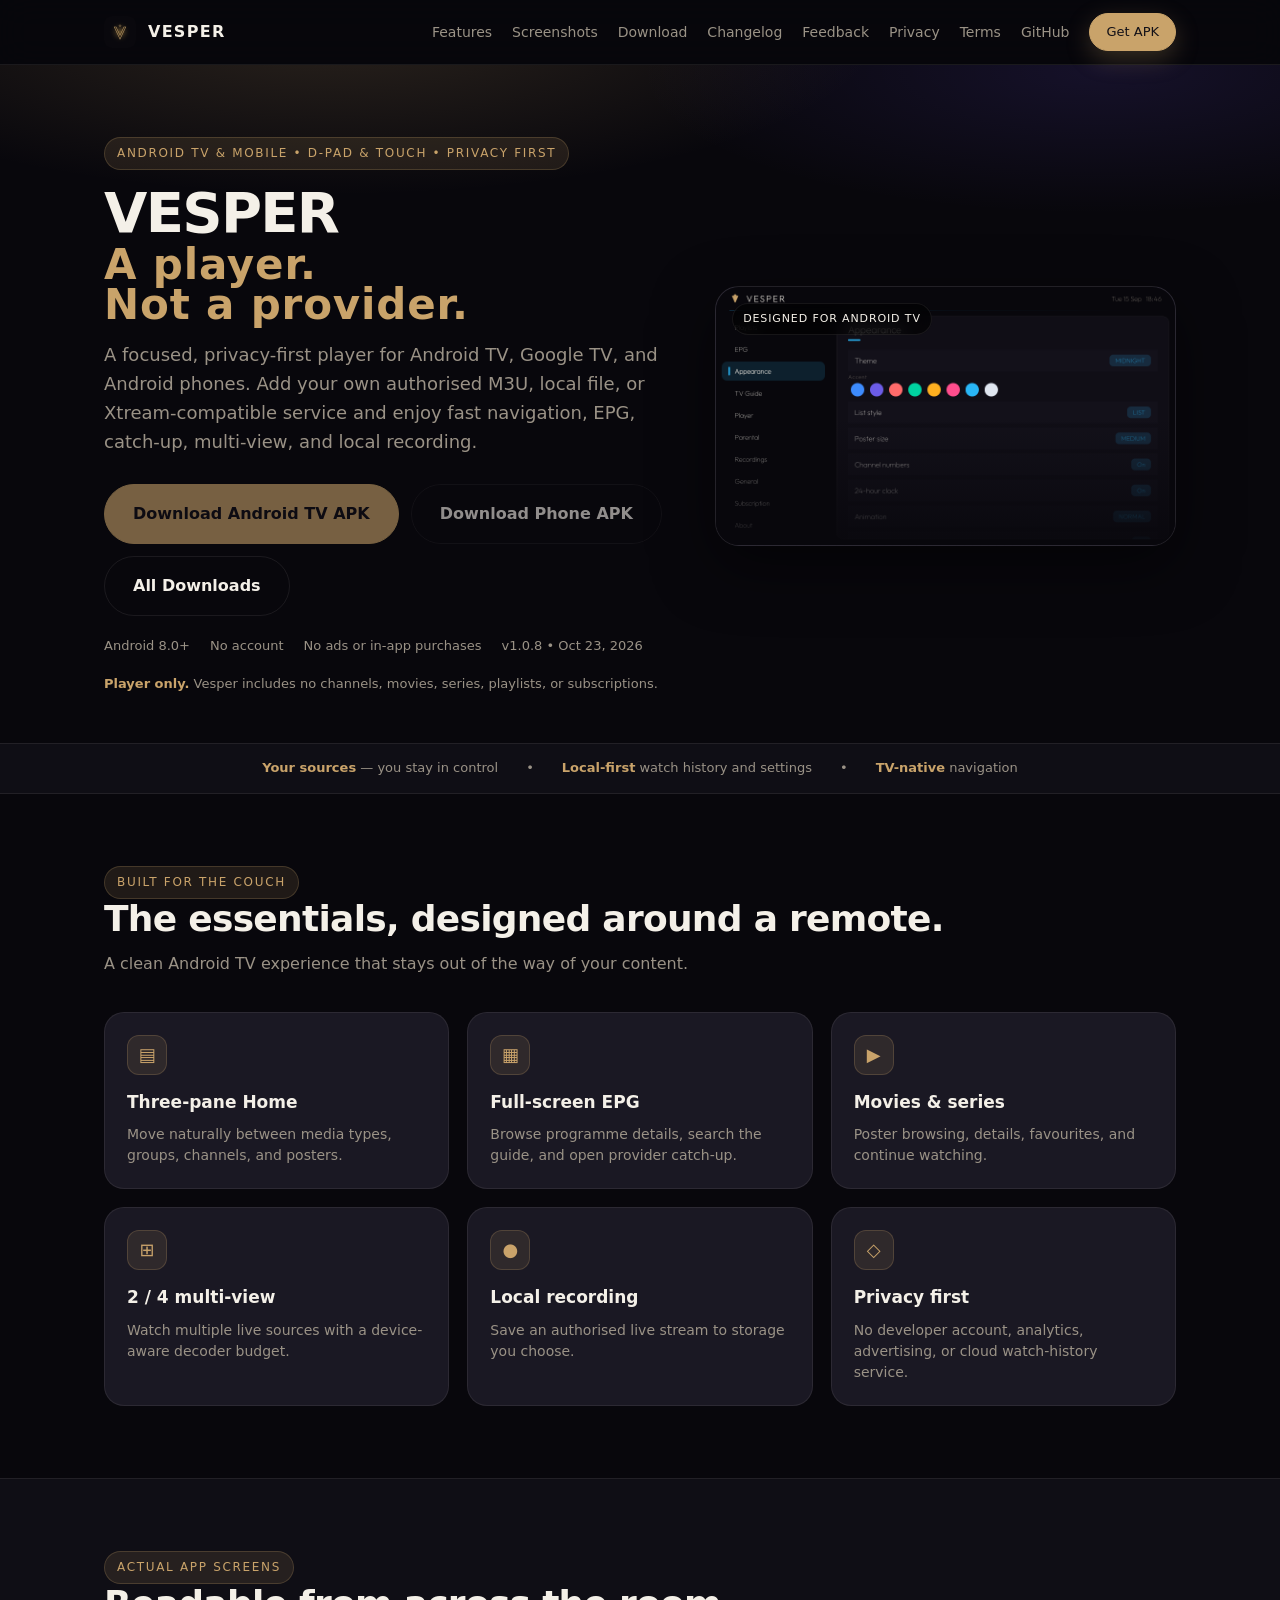
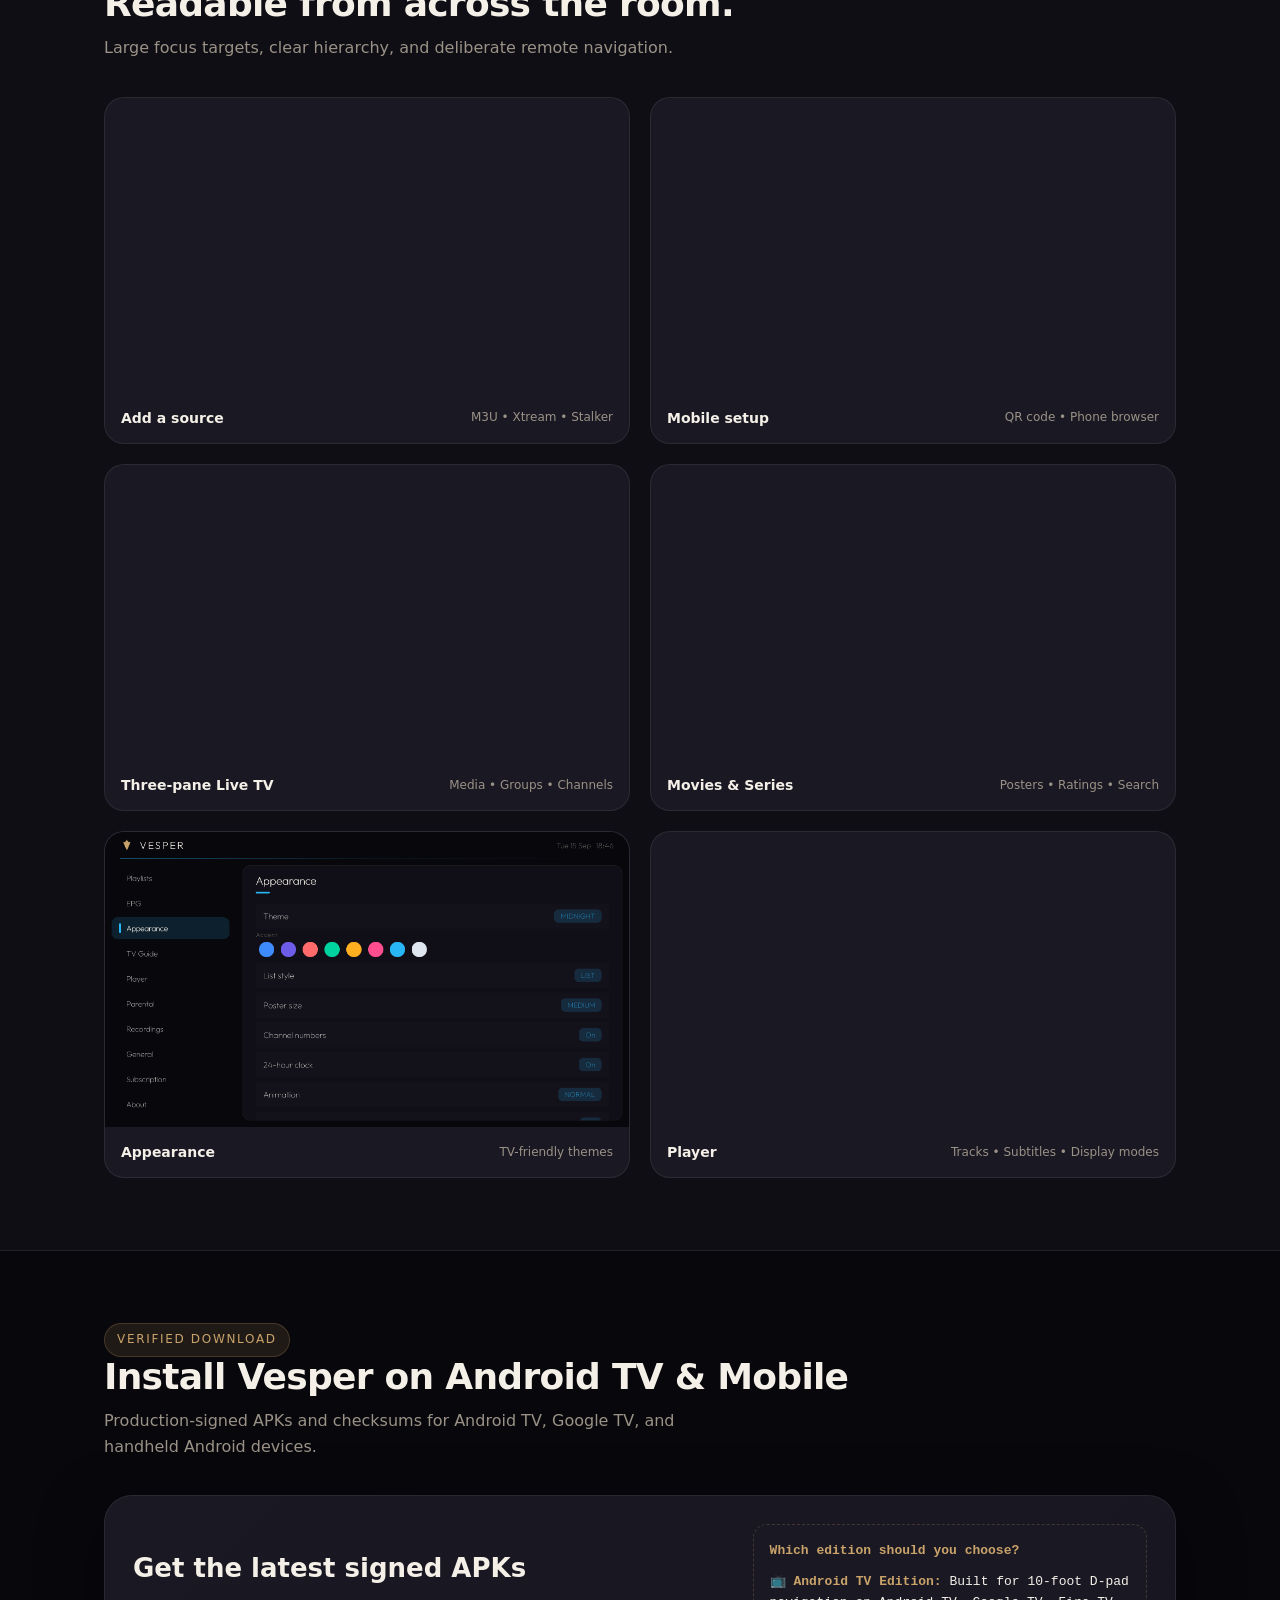
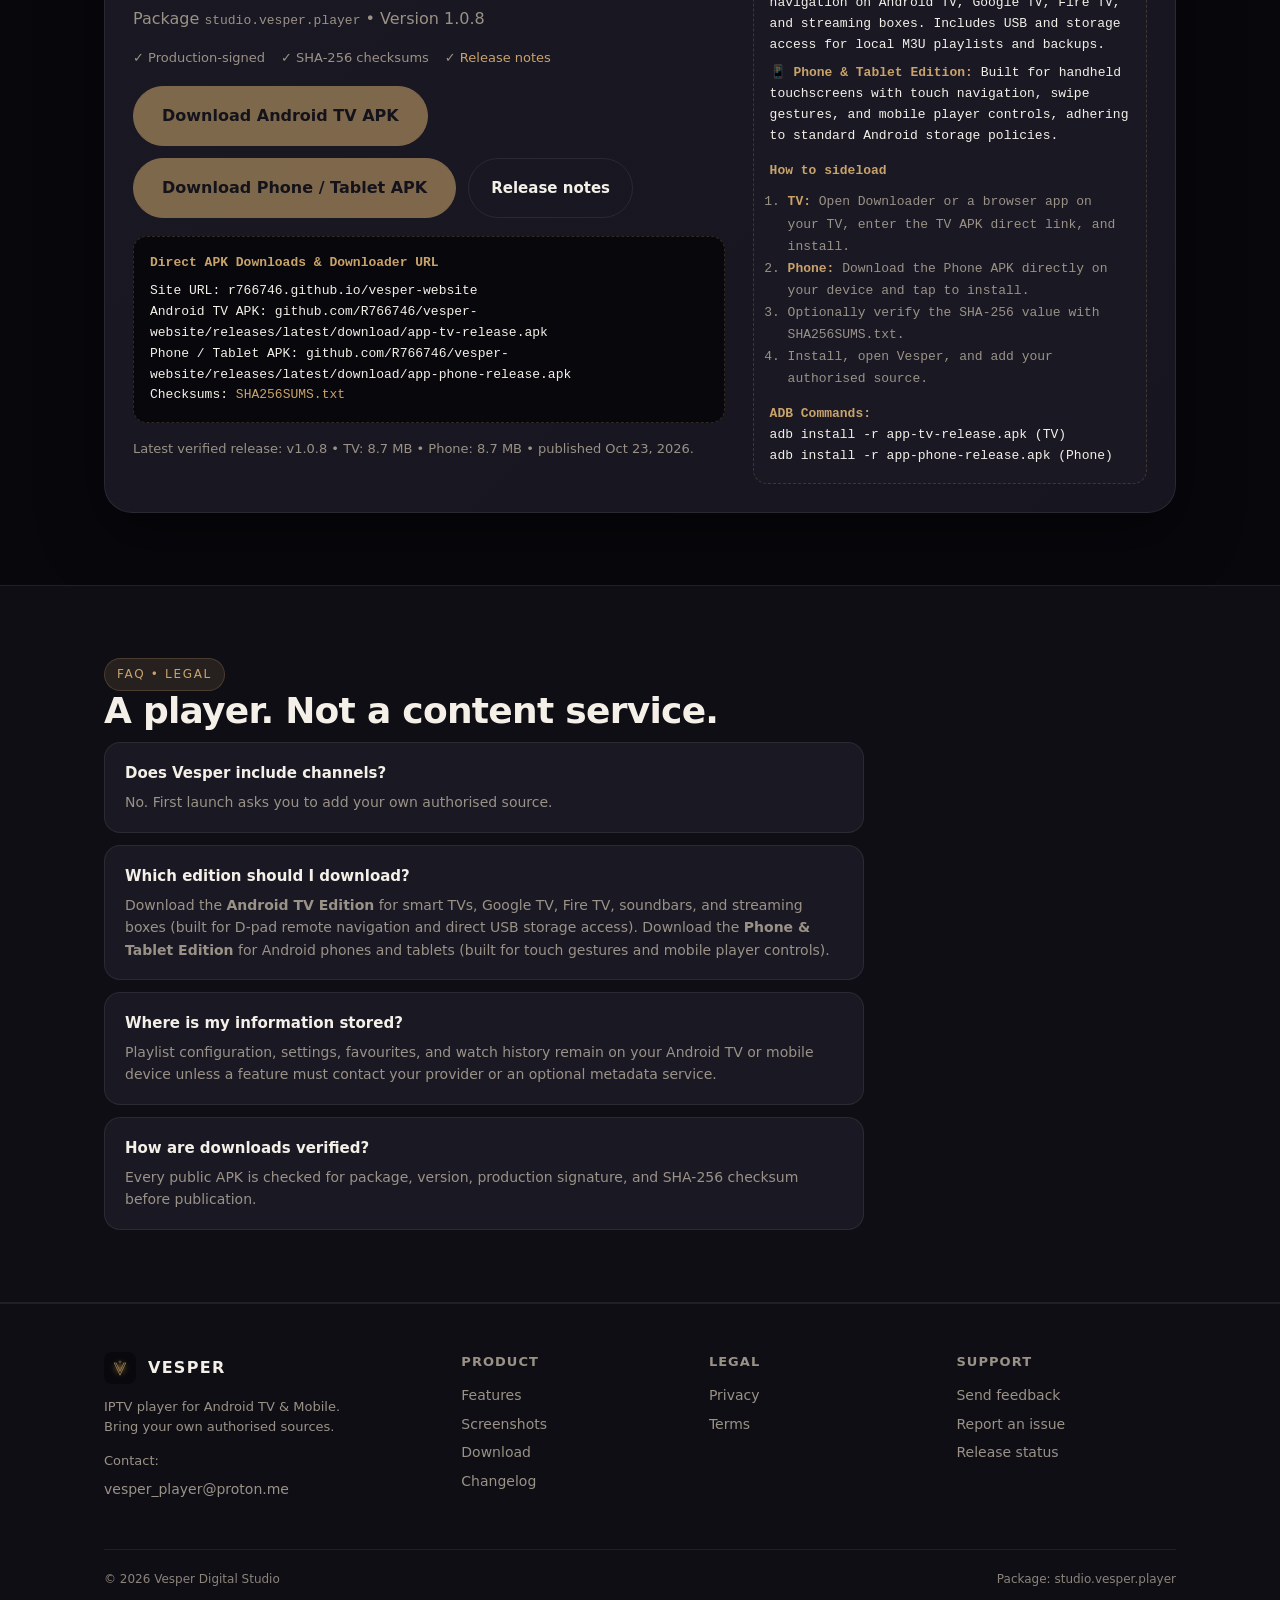
<file: index.html>
<!DOCTYPE html>
<html lang="en">
<head>
  <meta charset="utf-8"/>
  <meta name="viewport" content="width=device-width, initial-scale=1"/>
  <title>Vesper — IPTV Player for Android TV &amp; Mobile</title>
  <meta name="description" content="Vesper is a privacy-first IPTV player for Android TV and Android mobile devices. Bring your own authorised M3U, local file, or Xtream-compatible service."/>
  <meta name="referrer" content="strict-origin-when-cross-origin"/>
  <meta http-equiv="Content-Security-Policy" content="default-src 'self'; img-src 'self' data:; script-src 'self'; style-src 'self'; connect-src 'self' https://api.github.com; base-uri 'self'; form-action 'none'; upgrade-insecure-requests"/>
  <link rel="canonical" href="https://r766746.github.io/vesper-website/"/>
  <meta property="og:title" content="Vesper — IPTV Player for Android TV &amp; Mobile"/>
  <meta property="og:description" content="A fast, privacy-first player built for the couch. Bring your own authorised sources."/>
  <meta property="og:image" content="https://r766746.github.io/vesper-website/assets/feature.png"/>
  <meta property="og:image:width" content="1024"/>
  <meta property="og:image:height" content="500"/>
  <meta property="og:url" content="https://r766746.github.io/vesper-website/"/>
  <meta property="og:type" content="website"/>
  <meta name="twitter:card" content="summary_large_image"/>
  <meta name="twitter:title" content="Vesper — IPTV Player for Android TV &amp; Mobile"/>
  <meta name="twitter:description" content="A fast, privacy-first player built for the couch."/>
  <meta name="twitter:image" content="https://r766746.github.io/vesper-website/assets/feature.png"/>
  <meta name="theme-color" content="#08070C"/>
  <link rel="icon" href="./assets/app_icon.png"/>
  <link rel="stylesheet" href="./assets/style.css"/>
</head>
<body>
<a href="#main-content" class="skip-link">Skip to main content</a>

<header class="header">
  <div class="container header-inner">
    <a class="brand" href="./" aria-label="Vesper home">
      <img src="./assets/app_icon.png" width="512" height="512" alt=""/> VESPER
    </a>
    <nav class="nav" id="nav" aria-label="Primary navigation">
      <a href="#features">Features</a>
      <a href="#screenshots">Screenshots</a>
      <a href="#download">Download</a>
      <a href="./changelog.html">Changelog</a>
      <a href="./feedback.html">Feedback</a>
      <a href="./privacy.html">Privacy</a>
      <a href="./terms.html">Terms</a>
      <a href="https://github.com/R766746/vesper-website" target="_blank" rel="noopener noreferrer">GitHub</a>
      <a class="btn btn-primary nav-cta" href="#download">Get APK</a>
    </nav>
    <button class="mobile-toggle" type="button" aria-label="Open navigation" aria-controls="nav" aria-expanded="false">Menu</button>
  </div>
</header>

<main id="main-content">
  <section class="hero">
    <div class="container hero-grid">
      <div>
        <div class="kicker">Android TV &amp; Mobile • D-pad &amp; Touch • Privacy first</div>
        <h1>VESPER <span>A player.<br/>Not a provider.</span></h1>
        <p class="lead">A focused, privacy-first player for Android TV, Google TV, and Android phones. Add your own authorised M3U, local file, or Xtream-compatible service and enjoy fast navigation, EPG, catch-up, multi-view, and local recording.</p>
        <div class="hero-actions">
          <a id="hero-dl" class="btn btn-primary btn-lg is-disabled" aria-disabled="true" tabindex="-1">Download Android TV APK</a>
          <a id="hero-phone-dl" class="btn btn-ghost btn-lg is-disabled" aria-disabled="true" tabindex="-1">Download Phone APK</a>
          <a class="btn btn-ghost btn-lg" href="#download">All Downloads</a>
        </div>
        <div class="hero-meta">
          <span>Android 8.0+</span>
          <span>No account</span>
          <span>No ads or in-app purchases</span>
          <span id="latest-version" aria-live="polite">Checking release…</span>
        </div>
        <p class="hero-note"><strong>Player only.</strong> Vesper includes no channels, movies, series, playlists, or subscriptions.</p>
      </div>
      <div class="hero-visual">
        <div class="badge-live">Designed for Android TV</div>
        <img src="./screenshots/screenshot_05_settings.png" width="1920" height="1080" alt="Vesper appearance settings on Android TV" fetchpriority="high"/>
      </div>
    </div>
  </section>

  <div class="trust">
    <div class="container trust-inner">
      <span><strong>Your sources</strong> — you stay in control</span>
      <span aria-hidden="true">•</span>
      <span><strong>Local-first</strong> watch history and settings</span>
      <span aria-hidden="true">•</span>
      <span><strong>TV-native</strong> navigation</span>
    </div>
  </div>

  <section id="features" class="section">
    <div class="container">
      <div class="kicker">Built for the couch</div>
      <h2>The essentials, designed around a remote.</h2>
      <p class="sub">A clean Android TV experience that stays out of the way of your content.</p>
      <div class="grid-3">
        <article class="card"><div class="icon" aria-hidden="true">▤</div><h3>Three-pane Home</h3><p>Move naturally between media types, groups, channels, and posters.</p></article>
        <article class="card"><div class="icon" aria-hidden="true">▦</div><h3>Full-screen EPG</h3><p>Browse programme details, search the guide, and open provider catch-up.</p></article>
        <article class="card"><div class="icon" aria-hidden="true">▶</div><h3>Movies &amp; series</h3><p>Poster browsing, details, favourites, and continue watching.</p></article>
        <article class="card"><div class="icon" aria-hidden="true">⊞</div><h3>2 / 4 multi-view</h3><p>Watch multiple live sources with a device-aware decoder budget.</p></article>
        <article class="card"><div class="icon" aria-hidden="true">●</div><h3>Local recording</h3><p>Save an authorised live stream to storage you choose.</p></article>
        <article class="card"><div class="icon" aria-hidden="true">◇</div><h3>Privacy first</h3><p>No developer account, analytics, advertising, or cloud watch-history service.</p></article>
      </div>
    </div>
  </section>

  <section id="screenshots" class="section section-alt">
    <div class="container">
      <div class="kicker">Actual app screens</div>
      <h2>Readable from across the room.</h2>
      <p class="sub">Large focus targets, clear hierarchy, and deliberate remote navigation.</p>
      <div class="screens">
        <figure class="screen"><img src="./screenshots/screenshot_01_add_playlist.png" width="1920" height="1080" alt="Vesper Add Playlist screen" loading="lazy" decoding="async"/><figcaption class="cap"><b>Add a source</b><span>M3U • Xtream • Stalker</span></figcaption></figure>
        <figure class="screen"><img src="./screenshots/screenshot_02_mobile_setup.png" width="1920" height="1080" alt="Vesper Mobile Setup screen" loading="lazy" decoding="async"/><figcaption class="cap"><b>Mobile setup</b><span>QR code • Phone browser</span></figcaption></figure>
        <figure class="screen"><img src="./screenshots/screenshot_03_live_tv.png" width="1920" height="1080" alt="Vesper three-pane Live TV screen" loading="lazy" decoding="async"/><figcaption class="cap"><b>Three-pane Live TV</b><span>Media • Groups • Channels</span></figcaption></figure>
        <figure class="screen"><img src="./screenshots/screenshot_04_movies.png" width="1920" height="1080" alt="Vesper Movies and Series screen" loading="lazy" decoding="async"/><figcaption class="cap"><b>Movies &amp; Series</b><span>Posters • Ratings • Search</span></figcaption></figure>
        <figure class="screen"><img src="./screenshots/screenshot_05_settings.png" width="1920" height="1080" alt="Vesper appearance settings screen" loading="lazy" decoding="async"/><figcaption class="cap"><b>Appearance</b><span>TV-friendly themes</span></figcaption></figure>
        <figure class="screen"><img src="./screenshots/screenshot_06_player.png" width="1920" height="1080" alt="Vesper live player controls" loading="lazy" decoding="async"/><figcaption class="cap"><b>Player</b><span>Tracks • Subtitles • Display modes</span></figcaption></figure>
      </div>
    </div>
  </section>

  <section id="download" class="section">
    <div class="container">
      <div class="kicker">Verified download</div>
      <h2>Install Vesper on Android TV &amp; Mobile</h2>
      <p class="sub">Production-signed APKs and checksums for Android TV, Google TV, and handheld Android devices.</p>
      <div class="download-box">
        <div>
          <h3>Get the latest signed APKs</h3>
          <p class="muted">Package <code>studio.vesper.player</code> • Version <span id="dl-version">pending</span></p>
          <div class="dl-meta"><span>✓ Production-signed</span><span>✓ SHA-256 checksums</span><span>✓ <a href="./changelog.html">Release notes</a></span></div>
          <div class="dl-actions">
            <a id="dl-tv-btn" class="btn btn-primary btn-lg is-disabled" aria-disabled="true" tabindex="-1">Download Android TV APK</a>
            <a id="dl-phone-btn" class="btn btn-primary btn-lg is-disabled" aria-disabled="true" tabindex="-1">Download Phone &amp; Tablet APK</a>
            <a id="release-history-link" class="btn btn-ghost" href="./changelog.html">Release notes</a>
          </div>
          <div class="code-box download-details">
            <div><b>Direct APK Downloads &amp; Downloader URL</b></div>
            <div class="detail-row">Site URL: <code>r766746.github.io/vesper-website</code></div>
            <div>Android TV APK: <code id="direct-tv-apk">Available after verification</code></div>
            <div>Phone / Tablet APK: <code id="direct-phone-apk">Available after verification</code></div>
            <div>Checksums: <code id="checksum-link">Published with the APK</code></div>
          </div>
          <div id="release-notes" class="small muted release-status" aria-live="polite">Checking verified release information…</div>
        </div>
        <div class="code-box install-box">
          <b>Which edition should you choose?</b>
          <div class="edition-guide">
            <div class="edition-row"><b>📺 Android TV Edition:</b> Built for 10-foot D-pad navigation on Android TV, Google TV, Fire TV, and streaming boxes. Includes USB and storage access for local M3U playlists and backups.</div>
            <div><b>📱 Phone &amp; Tablet Edition:</b> Built for handheld touchscreens with touch navigation, swipe gestures, and mobile player controls, adhering to standard Android storage policies.</div>
          </div>
          <b>How to sideload</b>
          <ol class="install-steps muted">
            <li><b>TV:</b> Open Downloader or a browser app on your TV, enter the TV APK direct link, and install.</li>
            <li><b>Phone:</b> Download the Phone APK directly on your device and tap to install.</li>
            <li>Optionally verify the SHA-256 value with <code>SHA256SUMS.txt</code>.</li>
            <li>Install, open Vesper, and add your authorised source.</li>
          </ol>
          <div class="install-note"><b>ADB Commands:</b><br/>
            <code>adb install -r app-tv-release.apk</code> (TV)<br/>
            <code>adb install -r app-phone-release.apk</code> (Phone)
          </div>
        </div>
      </div>
    </div>
  </section>

  <section class="section section-alt">
    <div class="container">
      <div class="kicker">FAQ • Legal</div>
      <h2>A player. Not a content service.</h2>
      <div class="faq">
        <article class="faq-item"><h3>Does Vesper include channels?</h3><p>No. First launch asks you to add your own authorised source.</p></article>
        <article class="faq-item"><h3>Which edition should I download?</h3><p>Download the <b>Android TV Edition</b> for smart TVs, Google TV, Fire TV, soundbars, and streaming boxes (built for D-pad remote navigation and direct USB storage access). Download the <b>Phone &amp; Tablet Edition</b> for Android phones and tablets (built for touch gestures and mobile player controls).</p></article>
        <article class="faq-item"><h3>Where is my information stored?</h3><p>Playlist configuration, settings, favourites, and watch history remain on your Android TV or mobile device unless a feature must contact your provider or an optional metadata service.</p></article>
        <article class="faq-item"><h3>How are downloads verified?</h3><p>Every public APK is checked for package, version, production signature, and SHA-256 checksum before publication.</p></article>
      </div>
    </div>
  </section>
</main>

<footer class="footer">
  <div class="container">
    <div class="footer-grid">
      <div>
        <div class="brand"><img src="./assets/app_icon.png" width="512" height="512" alt=""/> VESPER</div>
        <p class="muted small">IPTV player for Android TV &amp; Mobile.<br/>Bring your own authorised sources.</p>
        <p class="small muted footer-contact">Contact: <a href="mailto:vesper_player@proton.me">vesper_player@proton.me</a></p>
      </div>
      <div><h4>Product</h4><a href="#features">Features</a><a href="#screenshots">Screenshots</a><a href="#download">Download</a><a href="./changelog.html">Changelog</a></div>
      <div><h4>Legal</h4><a href="./privacy.html">Privacy</a><a href="./terms.html">Terms</a></div>
      <div><h4>Support</h4><a href="./feedback.html">Send feedback</a><a href="https://github.com/R766746/vesper-website/issues" target="_blank" rel="noopener noreferrer">Report an issue</a><a href="./changelog.html">Release status</a></div>
    </div>
    <div class="copy"><span>© 2026 Vesper Digital Studio</span><span>Package: studio.vesper.player</span></div>
  </div>
</footer>

<script src="./assets/site.js" defer></script>
</body>
</html>
</file>
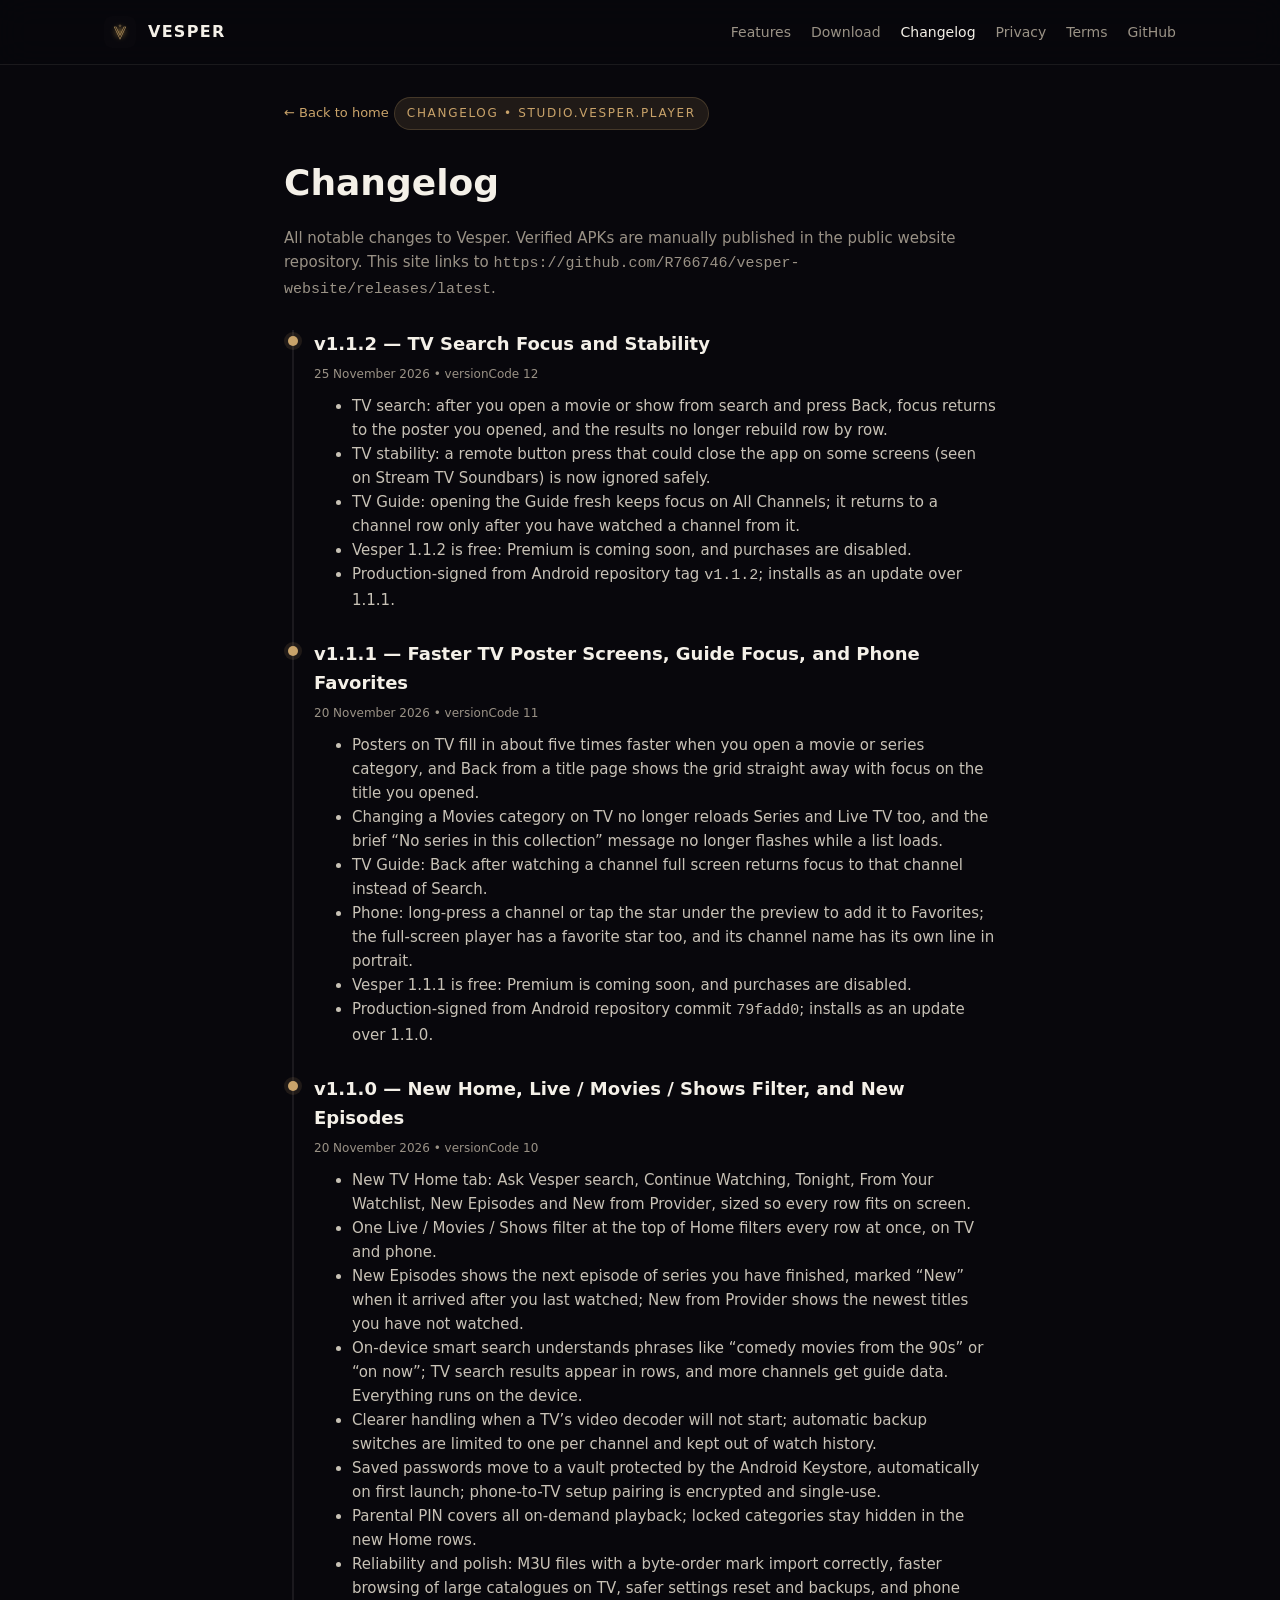
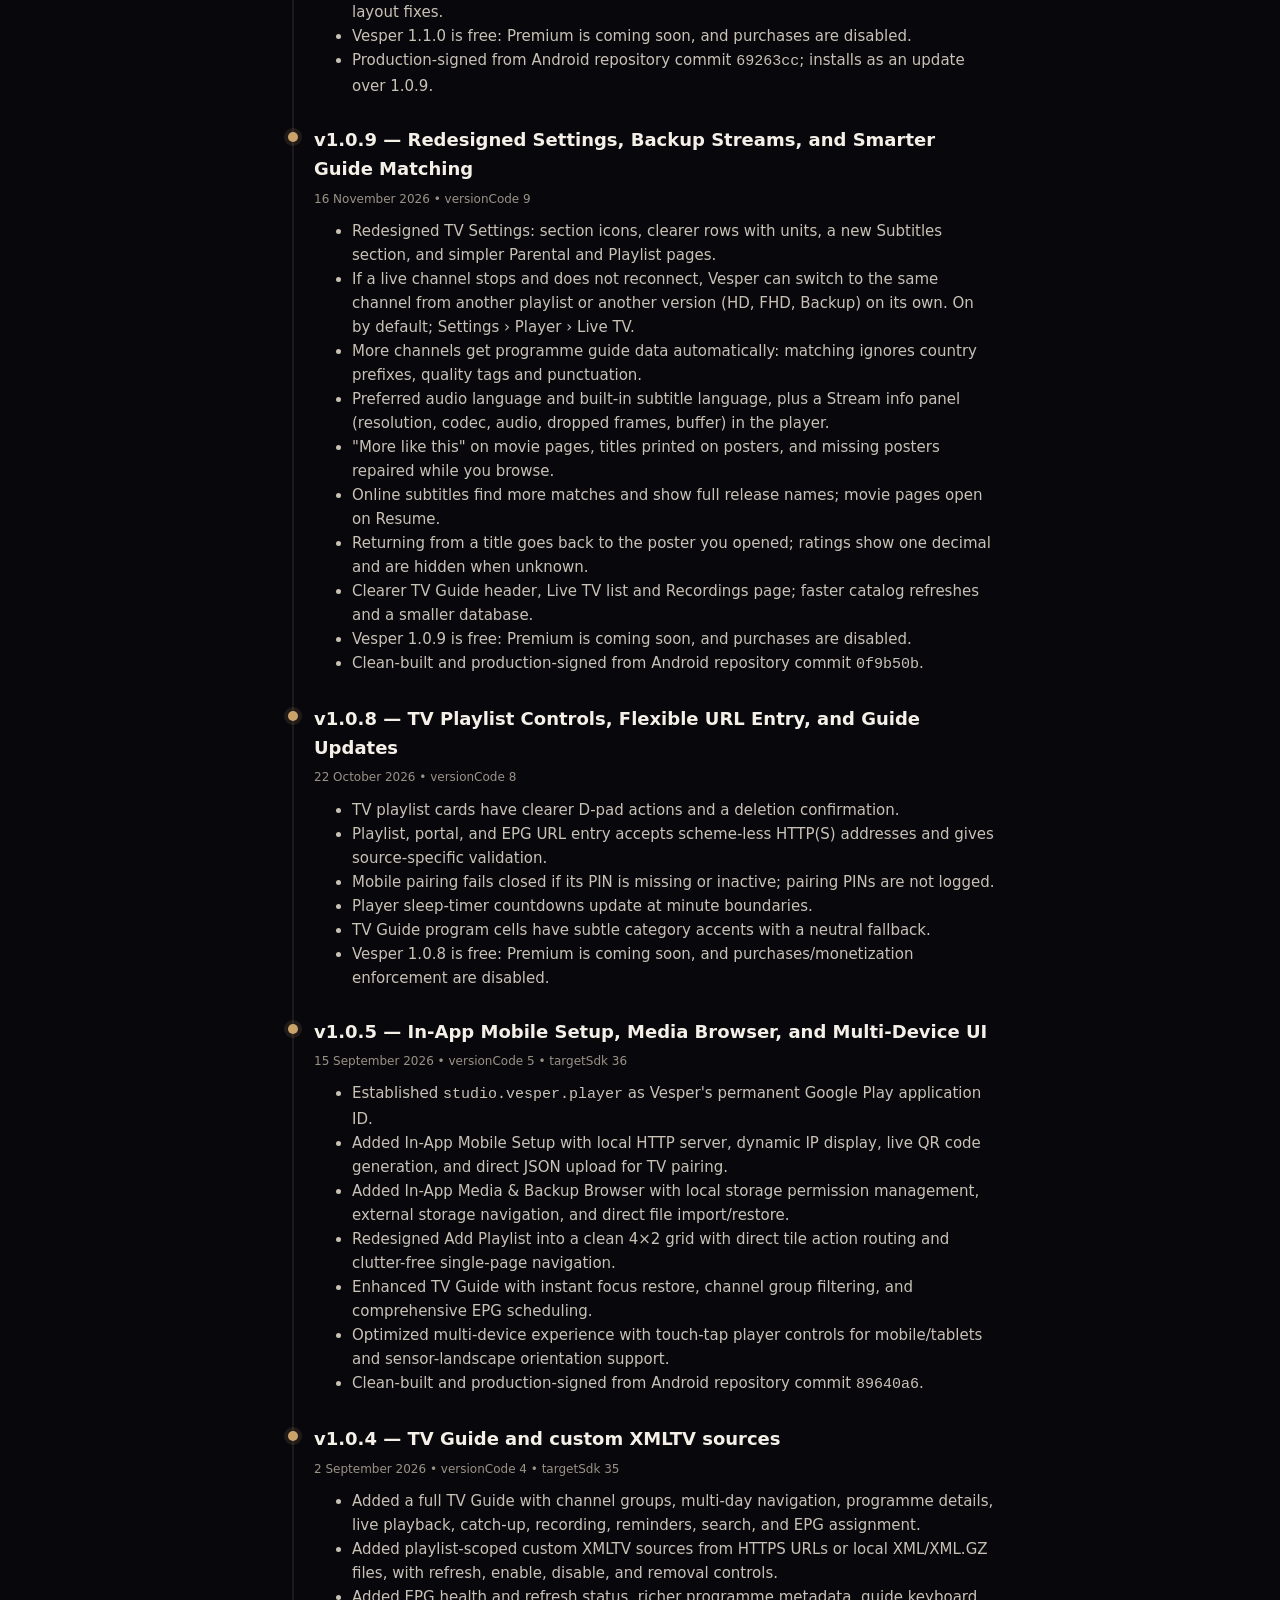
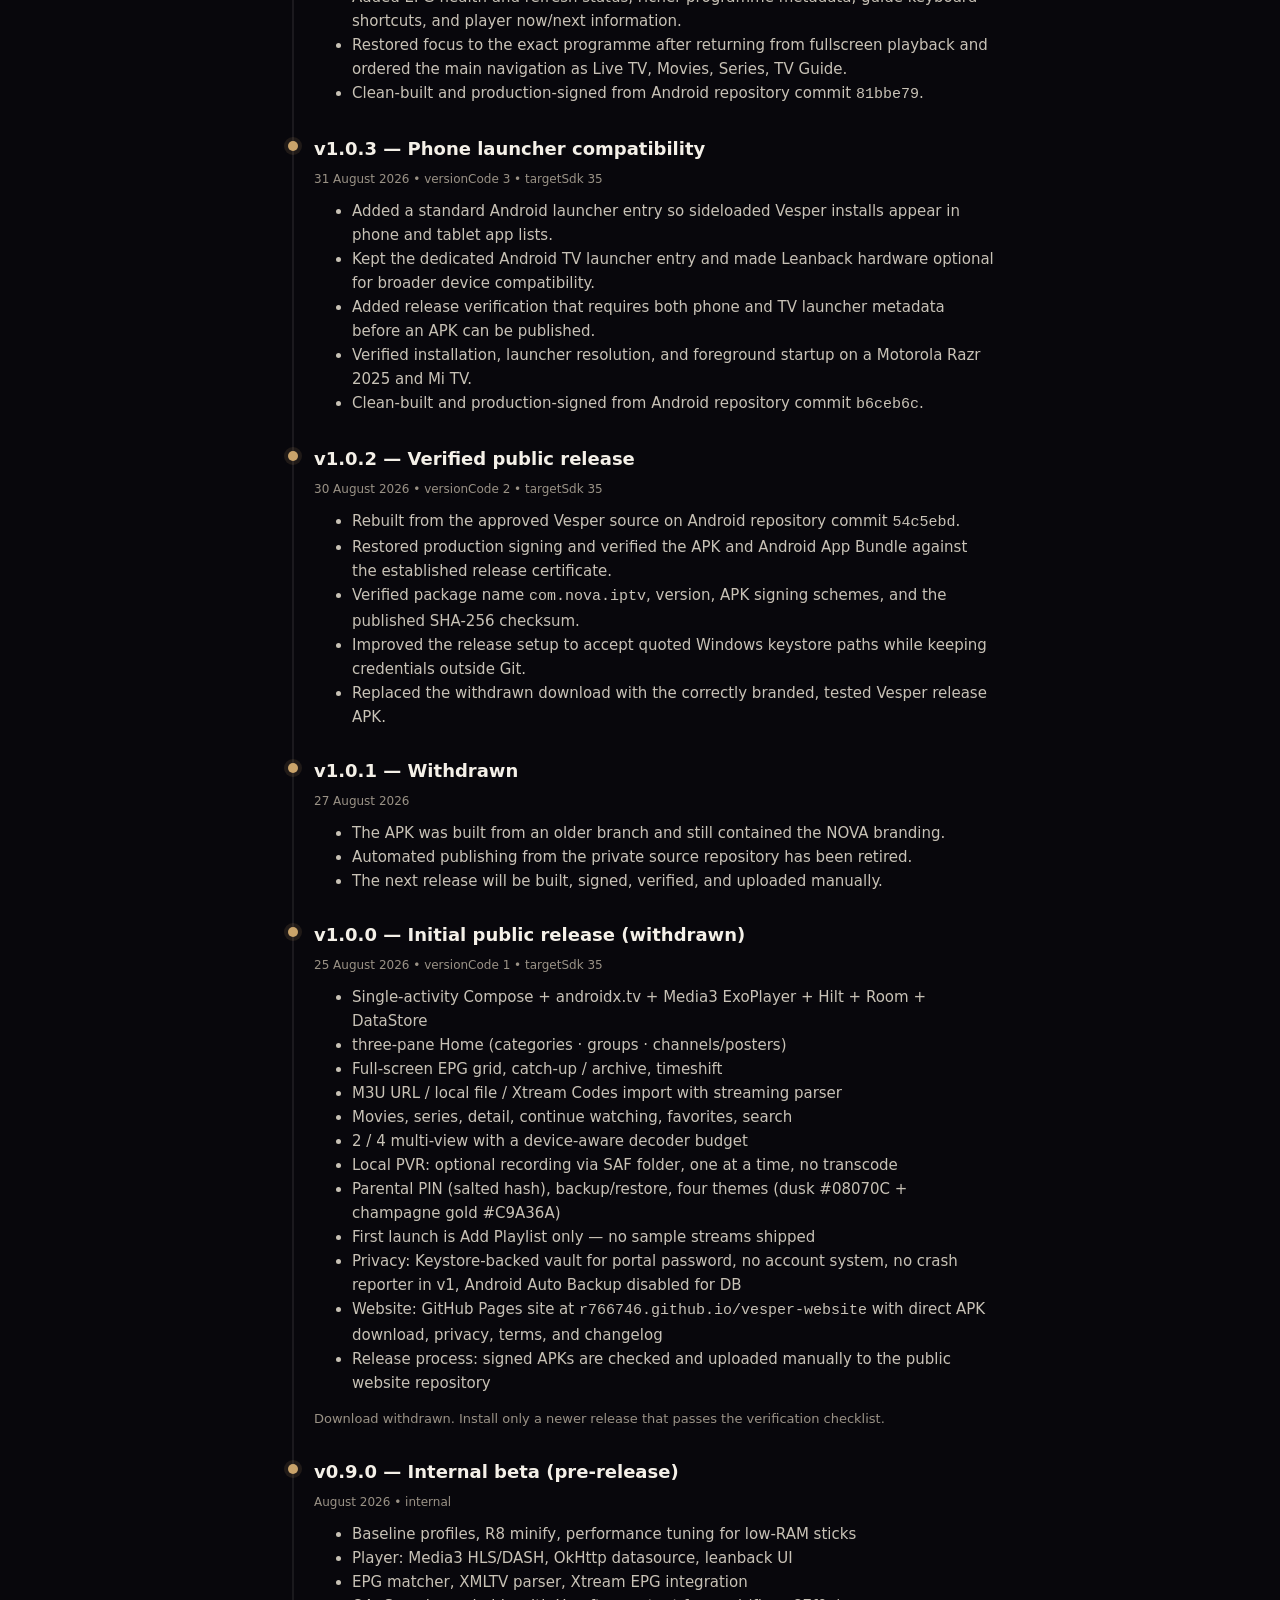
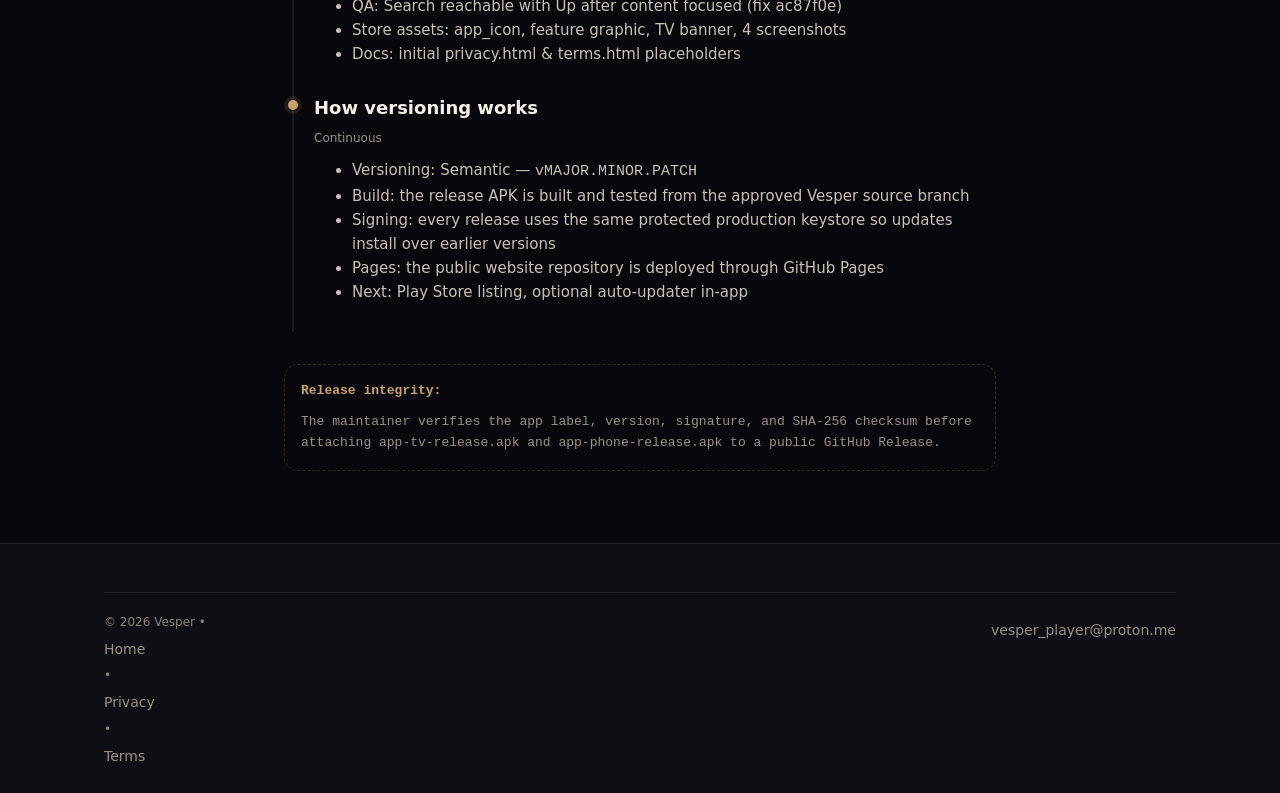
<file: changelog.html>
<!DOCTYPE html>
<html lang="en">
<head>
  <meta charset="utf-8"/>
  <meta name="viewport" content="width=device-width, initial-scale=1"/>
  <title>Vesper — Changelog</title>
  <meta name="description" content="Release history and notable changes for the Vesper Android TV player."/>
  <meta name="referrer" content="strict-origin-when-cross-origin"/>
  <meta http-equiv="Content-Security-Policy" content="default-src 'self'; img-src 'self' data:; script-src 'self'; style-src 'self'; connect-src 'self'; base-uri 'self'; form-action 'none'; upgrade-insecure-requests"/>
  <link rel="canonical" href="https://r766746.github.io/vesper-website/changelog.html"/>
  <link rel="icon" href="./assets/app_icon.png"/>
  <link rel="stylesheet" href="./assets/style.css"/>
</head>
<body>
<a href="#main-content" class="skip-link">Skip to main content</a>
<header class="header">
  <div class="container header-inner">
    <a class="brand" href="./" aria-label="Vesper home"><img src="./assets/app_icon.png" width="512" height="512" alt=""/> VESPER</a>
    <nav class="nav" id="nav" aria-label="Primary navigation">
      <a href="./#features">Features</a>
      <a href="./#download">Download</a>
      <a href="./changelog.html" class="current-link" aria-current="page">Changelog</a>
      <a href="./privacy.html">Privacy</a>
      <a href="./terms.html">Terms</a>
      <a href="https://github.com/R766746/vesper-website" target="_blank" rel="noopener noreferrer">GitHub</a>
    </nav>
    <button class="mobile-toggle" type="button" aria-label="Open navigation" aria-controls="nav" aria-expanded="false">Menu</button>
  </div>
</header>

<main id="main-content" class="prose">
  <a class="back small" href="./">← Back to home</a>
  <div class="kicker">Changelog • studio.vesper.player</div>
  <h1>Changelog</h1>
  <p class="muted">All notable changes to Vesper. Verified APKs are manually published in the public website repository. This site links to <code>https://github.com/R766746/vesper-website/releases/latest</code>.</p>

  <div class="changelog changelog-intro">

    <div class="changelog-entry">
      <h3>v1.1.2 — TV Search Focus and Stability</h3>
      <div class="date">25 November 2026 • versionCode 12</div>
      <ul>
        <li>TV search: after you open a movie or show from search and press Back, focus returns to the poster you opened, and the results no longer rebuild row by row.</li>
        <li>TV stability: a remote button press that could close the app on some screens (seen on Stream TV Soundbars) is now ignored safely.</li>
        <li>TV Guide: opening the Guide fresh keeps focus on All Channels; it returns to a channel row only after you have watched a channel from it.</li>
        <li>Vesper 1.1.2 is free: Premium is coming soon, and purchases are disabled.</li>
        <li>Production-signed from Android repository tag <code>v1.1.2</code>; installs as an update over 1.1.1.</li>
      </ul>
    </div>

    <div class="changelog-entry">
      <h3>v1.1.1 — Faster TV Poster Screens, Guide Focus, and Phone Favorites</h3>
      <div class="date">20 November 2026 • versionCode 11</div>
      <ul>
        <li>Posters on TV fill in about five times faster when you open a movie or series category, and Back from a title page shows the grid straight away with focus on the title you opened.</li>
        <li>Changing a Movies category on TV no longer reloads Series and Live TV too, and the brief &ldquo;No series in this collection&rdquo; message no longer flashes while a list loads.</li>
        <li>TV Guide: Back after watching a channel full screen returns focus to that channel instead of Search.</li>
        <li>Phone: long-press a channel or tap the star under the preview to add it to Favorites; the full-screen player has a favorite star too, and its channel name has its own line in portrait.</li>
        <li>Vesper 1.1.1 is free: Premium is coming soon, and purchases are disabled.</li>
        <li>Production-signed from Android repository commit <code>79fadd0</code>; installs as an update over 1.1.0.</li>
      </ul>
    </div>

    <div class="changelog-entry">
      <h3>v1.1.0 — New Home, Live / Movies / Shows Filter, and New Episodes</h3>
      <div class="date">20 November 2026 • versionCode 10</div>
      <ul>
        <li>New TV Home tab: Ask Vesper search, Continue Watching, Tonight, From Your Watchlist, New Episodes and New from Provider, sized so every row fits on screen.</li>
        <li>One Live / Movies / Shows filter at the top of Home filters every row at once, on TV and phone.</li>
        <li>New Episodes shows the next episode of series you have finished, marked &ldquo;New&rdquo; when it arrived after you last watched; New from Provider shows the newest titles you have not watched.</li>
        <li>On-device smart search understands phrases like &ldquo;comedy movies from the 90s&rdquo; or &ldquo;on now&rdquo;; TV search results appear in rows, and more channels get guide data. Everything runs on the device.</li>
        <li>Clearer handling when a TV&rsquo;s video decoder will not start; automatic backup switches are limited to one per channel and kept out of watch history.</li>
        <li>Saved passwords move to a vault protected by the Android Keystore, automatically on first launch; phone-to-TV setup pairing is encrypted and single-use.</li>
        <li>Parental PIN covers all on-demand playback; locked categories stay hidden in the new Home rows.</li>
        <li>Reliability and polish: M3U files with a byte-order mark import correctly, faster browsing of large catalogues on TV, safer settings reset and backups, and phone layout fixes.</li>
        <li>Vesper 1.1.0 is free: Premium is coming soon, and purchases are disabled.</li>
        <li>Production-signed from Android repository commit <code>69263cc</code>; installs as an update over 1.0.9.</li>
      </ul>
    </div>

    <div class="changelog-entry">
      <h3>v1.0.9 — Redesigned Settings, Backup Streams, and Smarter Guide Matching</h3>
      <div class="date">16 November 2026 • versionCode 9</div>
      <ul>
        <li>Redesigned TV Settings: section icons, clearer rows with units, a new Subtitles section, and simpler Parental and Playlist pages.</li>
        <li>If a live channel stops and does not reconnect, Vesper can switch to the same channel from another playlist or another version (HD, FHD, Backup) on its own. On by default; Settings › Player › Live TV.</li>
        <li>More channels get programme guide data automatically: matching ignores country prefixes, quality tags and punctuation.</li>
        <li>Preferred audio language and built-in subtitle language, plus a Stream info panel (resolution, codec, audio, dropped frames, buffer) in the player.</li>
        <li>"More like this" on movie pages, titles printed on posters, and missing posters repaired while you browse.</li>
        <li>Online subtitles find more matches and show full release names; movie pages open on Resume.</li>
        <li>Returning from a title goes back to the poster you opened; ratings show one decimal and are hidden when unknown.</li>
        <li>Clearer TV Guide header, Live TV list and Recordings page; faster catalog refreshes and a smaller database.</li>
        <li>Vesper 1.0.9 is free: Premium is coming soon, and purchases are disabled.</li>
        <li>Clean-built and production-signed from Android repository commit <code>0f9b50b</code>.</li>
      </ul>
    </div>

    <div class="changelog-entry">
      <h3>v1.0.8 — TV Playlist Controls, Flexible URL Entry, and Guide Updates</h3>
      <div class="date">22 October 2026 • versionCode 8</div>
      <ul>
        <li>TV playlist cards have clearer D-pad actions and a deletion confirmation.</li>
        <li>Playlist, portal, and EPG URL entry accepts scheme-less HTTP(S) addresses and gives source-specific validation.</li>
        <li>Mobile pairing fails closed if its PIN is missing or inactive; pairing PINs are not logged.</li>
        <li>Player sleep-timer countdowns update at minute boundaries.</li>
        <li>TV Guide program cells have subtle category accents with a neutral fallback.</li>
        <li>Vesper 1.0.8 is free: Premium is coming soon, and purchases/monetization enforcement are disabled.</li>
      </ul>
    </div>

    <div class="changelog-entry">
      <h3>v1.0.5 — In-App Mobile Setup, Media Browser, and Multi-Device UI</h3>
      <div class="date">15 September 2026 • versionCode 5 • targetSdk 36</div>
      <ul>
        <li>Established <code>studio.vesper.player</code> as Vesper's permanent Google Play application ID.</li>
        <li>Added In-App Mobile Setup with local HTTP server, dynamic IP display, live QR code generation, and direct JSON upload for TV pairing.</li>
        <li>Added In-App Media &amp; Backup Browser with local storage permission management, external storage navigation, and direct file import/restore.</li>
        <li>Redesigned Add Playlist into a clean 4×2 grid with direct tile action routing and clutter-free single-page navigation.</li>
        <li>Enhanced TV Guide with instant focus restore, channel group filtering, and comprehensive EPG scheduling.</li>
        <li>Optimized multi-device experience with touch-tap player controls for mobile/tablets and sensor-landscape orientation support.</li>
        <li>Clean-built and production-signed from Android repository commit <code>89640a6</code>.</li>
      </ul>
    </div>

    <div class="changelog-entry">
      <h3>v1.0.4 — TV Guide and custom XMLTV sources</h3>
      <div class="date">2 September 2026 • versionCode 4 • targetSdk 35</div>
      <ul>
        <li>Added a full TV Guide with channel groups, multi-day navigation, programme details, live playback, catch-up, recording, reminders, search, and EPG assignment.</li>
        <li>Added playlist-scoped custom XMLTV sources from HTTPS URLs or local XML/XML.GZ files, with refresh, enable, disable, and removal controls.</li>
        <li>Added EPG health and refresh status, richer programme metadata, guide keyboard shortcuts, and player now/next information.</li>
        <li>Restored focus to the exact programme after returning from fullscreen playback and ordered the main navigation as Live TV, Movies, Series, TV Guide.</li>
        <li>Clean-built and production-signed from Android repository commit <code>81bbe79</code>.</li>
      </ul>
    </div>

    <div class="changelog-entry">
      <h3>v1.0.3 — Phone launcher compatibility</h3>
      <div class="date">31 August 2026 • versionCode 3 • targetSdk 35</div>
      <ul>
        <li>Added a standard Android launcher entry so sideloaded Vesper installs appear in phone and tablet app lists.</li>
        <li>Kept the dedicated Android TV launcher entry and made Leanback hardware optional for broader device compatibility.</li>
        <li>Added release verification that requires both phone and TV launcher metadata before an APK can be published.</li>
        <li>Verified installation, launcher resolution, and foreground startup on a Motorola Razr 2025 and Mi TV.</li>
        <li>Clean-built and production-signed from Android repository commit <code>b6ceb6c</code>.</li>
      </ul>
    </div>

    <div class="changelog-entry">
      <h3>v1.0.2 — Verified public release</h3>
      <div class="date">30 August 2026 • versionCode 2 • targetSdk 35</div>
      <ul>
        <li>Rebuilt from the approved Vesper source on Android repository commit <code>54c5ebd</code>.</li>
        <li>Restored production signing and verified the APK and Android App Bundle against the established release certificate.</li>
        <li>Verified package name <code>com.nova.iptv</code>, version, APK signing schemes, and the published SHA-256 checksum.</li>
        <li>Improved the release setup to accept quoted Windows keystore paths while keeping credentials outside Git.</li>
        <li>Replaced the withdrawn download with the correctly branded, tested Vesper release APK.</li>
      </ul>
    </div>

    <div class="changelog-entry">
      <h3>v1.0.1 — Withdrawn</h3>
      <div class="date">27 August 2026</div>
      <ul>
        <li>The APK was built from an older branch and still contained the NOVA branding.</li>
        <li>Automated publishing from the private source repository has been retired.</li>
        <li>The next release will be built, signed, verified, and uploaded manually.</li>
      </ul>
    </div>

    <div class="changelog-entry">
      <h3>v1.0.0 — Initial public release (withdrawn)</h3>
      <div class="date">25 August 2026 • versionCode 1 • targetSdk 35</div>
      <ul>
        <li>Single-activity Compose + androidx.tv + Media3 ExoPlayer + Hilt + Room + DataStore</li>
        <li>three-pane Home (categories · groups · channels/posters)</li>
        <li>Full-screen EPG grid, catch-up / archive, timeshift</li>
        <li>M3U URL / local file / Xtream Codes import with streaming parser</li>
        <li>Movies, series, detail, continue watching, favorites, search</li>
        <li>2 / 4 multi-view with a device-aware decoder budget</li>
        <li>Local PVR: optional recording via SAF folder, one at a time, no transcode</li>
        <li>Parental PIN (salted hash), backup/restore, four themes (dusk #08070C + champagne gold #C9A36A)</li>
        <li>First launch is Add Playlist only — no sample streams shipped</li>
        <li>Privacy: Keystore-backed vault for portal password, no account system, no crash reporter in v1, Android Auto Backup disabled for DB</li>
        <li>Website: GitHub Pages site at <code>r766746.github.io/vesper-website</code> with direct APK download, privacy, terms, and changelog</li>
        <li>Release process: signed APKs are checked and uploaded manually to the public website repository</li>
      </ul>
      <div class="install-note small muted">Download withdrawn. Install only a newer release that passes the verification checklist.</div>
    </div>

    <div class="changelog-entry">
      <h3>v0.9.0 — Internal beta (pre-release)</h3>
      <div class="date">August 2026 • internal</div>
      <ul>
        <li>Baseline profiles, R8 minify, performance tuning for low-RAM sticks</li>
        <li>Player: Media3 HLS/DASH, OkHttp datasource, leanback UI</li>
        <li>EPG matcher, XMLTV parser, Xtream EPG integration</li>
        <li>QA: Search reachable with Up after content focused (fix ac87f0e)</li>
        <li>Store assets: app_icon, feature graphic, TV banner, 4 screenshots</li>
        <li>Docs: initial privacy.html &amp; terms.html placeholders</li>
      </ul>
    </div>

    <div class="changelog-entry">
      <h3>How versioning works</h3>
      <div class="date">Continuous</div>
      <ul>
        <li>Versioning: Semantic — <code>vMAJOR.MINOR.PATCH</code></li>
        <li>Build: the release APK is built and tested from the approved Vesper source branch</li>
        <li>Signing: every release uses the same protected production keystore so updates install over earlier versions</li>
        <li>Pages: the public website repository is deployed through GitHub Pages</li>
        <li>Next: Play Store listing, optional auto-updater in-app</li>
      </ul>
    </div>

  </div>

  <div class="code-box release-integrity">
    <b>Release integrity:</b><br/>
    <div class="release-integrity-copy small muted">The maintainer verifies the app label, version, signature, and SHA-256 checksum before attaching <code>app-tv-release.apk</code> and <code>app-phone-release.apk</code> to a public GitHub Release.</div>
  </div>
</main>

<footer class="footer">
  <div class="container">
    <div class="copy compact">
      <span>© 2026 Vesper • <a href="./">Home</a> • <a href="./privacy.html">Privacy</a> • <a href="./terms.html">Terms</a></span>
      <span><a href="mailto:vesper_player@proton.me">vesper_player@proton.me</a></span>
    </div>
  </div>
</footer>
<script src="./assets/site.js" defer></script>
</body>
</html>
</file>
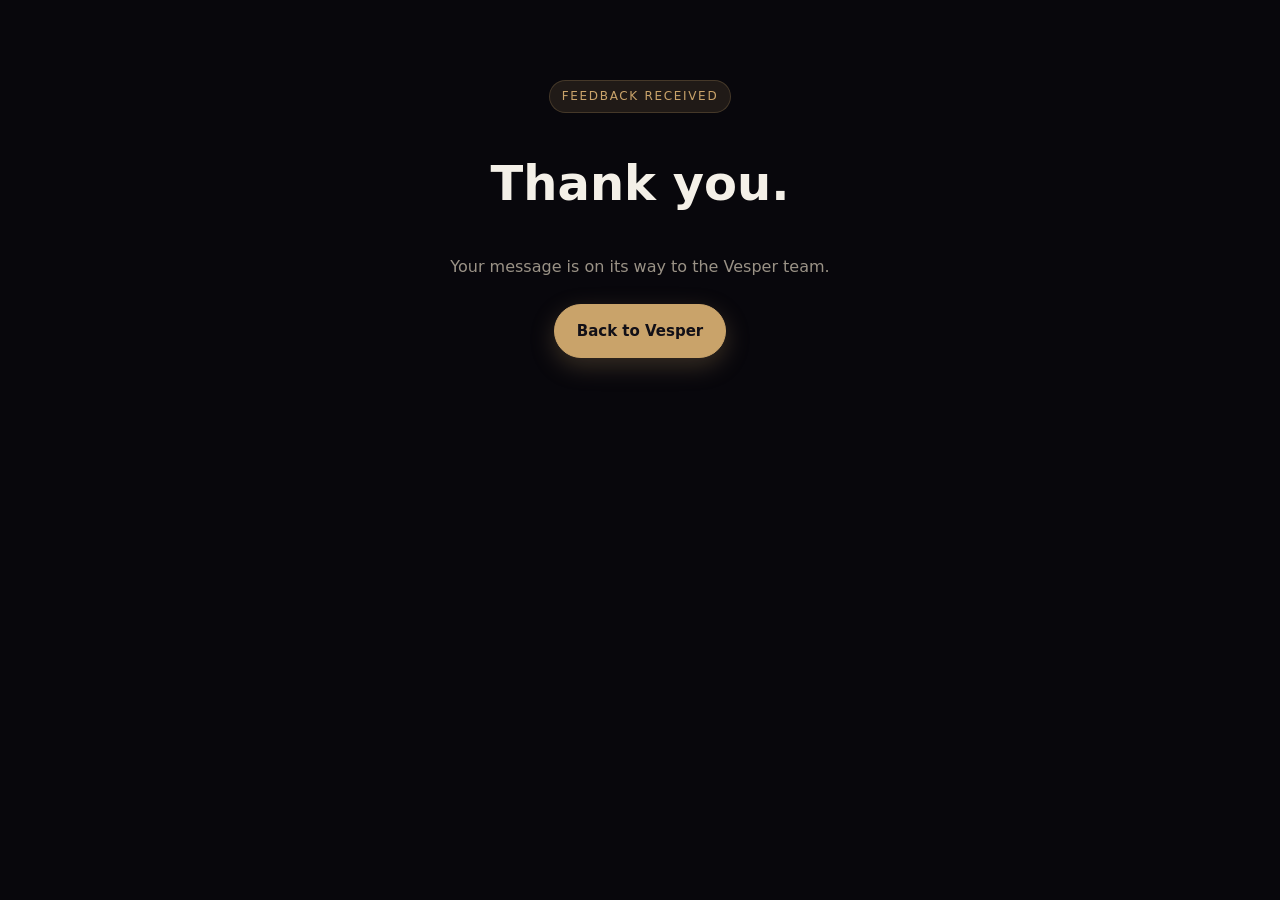
<file: feedback-thanks.html>
<!DOCTYPE html>
<html lang="en">
<head>
  <meta charset="utf-8"/>
  <meta name="viewport" content="width=device-width, initial-scale=1"/>
  <title>Feedback received — Vesper</title>
  <meta name="robots" content="noindex"/>
  <meta name="referrer" content="strict-origin-when-cross-origin"/>
  <meta http-equiv="Content-Security-Policy" content="default-src 'self'; img-src 'self' data:; style-src 'self'; base-uri 'self'; form-action 'none'; upgrade-insecure-requests"/>
  <link rel="icon" href="./assets/app_icon.png"/>
  <link rel="stylesheet" href="./assets/style.css"/>
</head>
<body>
  <main class="container error-page">
    <div class="kicker">Feedback received</div>
    <h1>Thank you.</h1>
    <p class="muted">Your message is on its way to the Vesper team.</p>
    <div class="error-actions"><a class="btn btn-primary" href="./">Back to Vesper</a></div>
  </main>
</body>
</html>
</file>
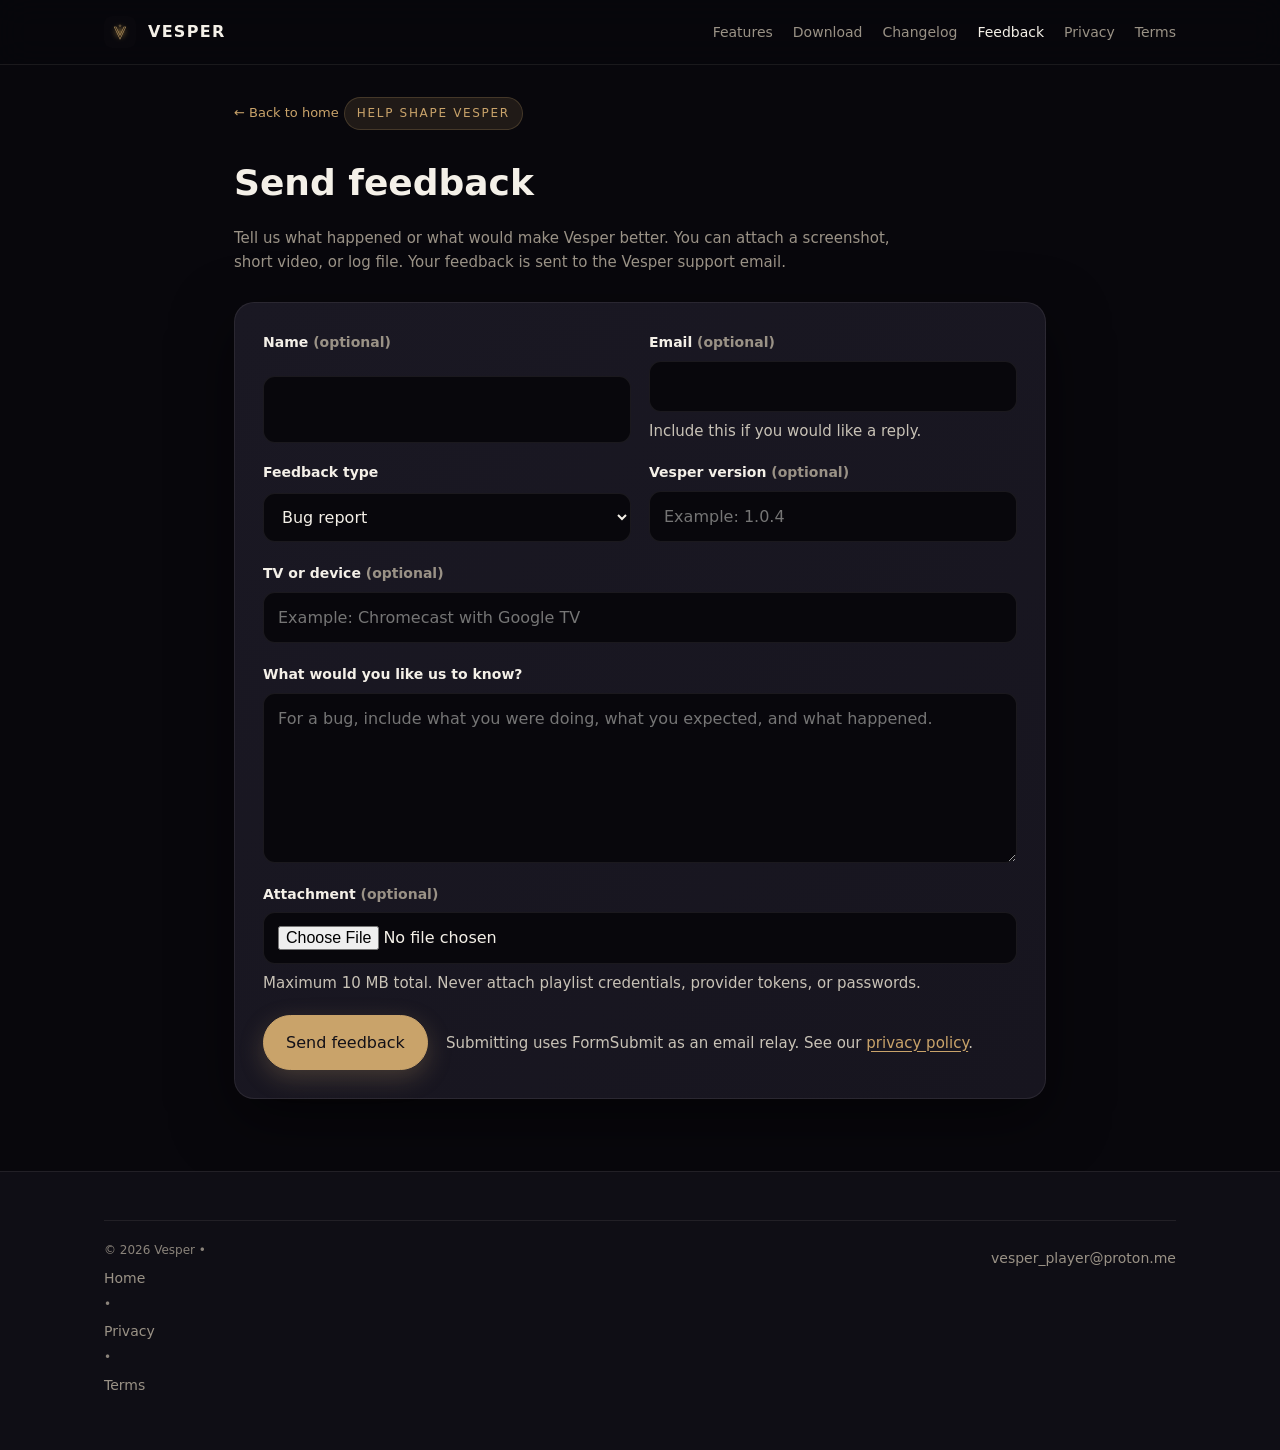
<file: feedback.html>
<!DOCTYPE html>
<html lang="en">
<head>
  <meta charset="utf-8"/>
  <meta name="viewport" content="width=device-width, initial-scale=1"/>
  <title>Send feedback — Vesper</title>
  <meta name="description" content="Send app feedback, a bug report, or a feature request to the Vesper team."/>
  <meta name="referrer" content="strict-origin-when-cross-origin"/>
  <meta http-equiv="Content-Security-Policy" content="default-src 'self'; img-src 'self' data:; script-src 'self'; style-src 'self'; connect-src 'self'; base-uri 'self'; form-action https://formsubmit.co; upgrade-insecure-requests"/>
  <link rel="canonical" href="https://r766746.github.io/vesper-website/feedback.html"/>
  <link rel="icon" href="./assets/app_icon.png"/>
  <link rel="stylesheet" href="./assets/style.css"/>
</head>
<body>
<a href="#main-content" class="skip-link">Skip to main content</a>
<header class="header">
  <div class="container header-inner">
    <a class="brand" href="./" aria-label="Vesper home"><img src="./assets/app_icon.png" width="512" height="512" alt=""/> VESPER</a>
    <nav class="nav" id="nav" aria-label="Primary navigation">
      <a href="./#features">Features</a>
      <a href="./#download">Download</a>
      <a href="./changelog.html">Changelog</a>
      <a href="./feedback.html" class="current-link" aria-current="page">Feedback</a>
      <a href="./privacy.html">Privacy</a>
      <a href="./terms.html">Terms</a>
    </nav>
    <button class="mobile-toggle" type="button" aria-label="Open navigation" aria-controls="nav" aria-expanded="false">Menu</button>
  </div>
</header>

<main id="main-content" class="prose feedback-page">
  <a class="back small" href="./">← Back to home</a>
  <div class="kicker">Help shape Vesper</div>
  <h1>Send feedback</h1>
  <p class="muted feedback-intro">Tell us what happened or what would make Vesper better. You can attach a screenshot, short video, or log file. Your feedback is sent to the Vesper support email.</p>

  <form class="feedback-form" action="https://formsubmit.co/vesper_player@proton.me" method="post" enctype="multipart/form-data">
    <input type="hidden" name="_subject" value="New Vesper feedback"/>
    <input type="hidden" name="_template" value="table"/>
    <input type="hidden" name="_next" value="https://r766746.github.io/vesper-website/feedback-thanks.html"/>
    <label class="honeypot">Leave this field empty<input type="text" name="_honey" tabindex="-1" autocomplete="off"/></label>

    <div class="feedback-grid">
      <div class="form-field">
        <label for="name">Name <span class="muted">(optional)</span></label>
        <input id="name" name="name" type="text" autocomplete="name" maxlength="100"/>
      </div>
      <div class="form-field">
        <label for="email">Email <span class="muted">(optional)</span></label>
        <input id="email" name="email" type="email" autocomplete="email" maxlength="254" aria-describedby="email-help"/>
        <p id="email-help" class="form-help">Include this if you would like a reply.</p>
      </div>
      <div class="form-field">
        <label for="type">Feedback type</label>
        <select id="type" name="feedback_type" required>
          <option value="Bug report">Bug report</option>
          <option value="Playback issue">Playback issue</option>
          <option value="Feature request">Feature request</option>
          <option value="Other">Other</option>
        </select>
      </div>
      <div class="form-field">
        <label for="version">Vesper version <span class="muted">(optional)</span></label>
        <input id="version" name="app_version" type="text" placeholder="Example: 1.0.4" maxlength="40"/>
      </div>
    </div>

    <div class="form-field">
      <label for="device">TV or device <span class="muted">(optional)</span></label>
      <input id="device" name="device" type="text" placeholder="Example: Chromecast with Google TV" maxlength="160"/>
    </div>
    <div class="form-field">
      <label for="message">What would you like us to know?</label>
      <textarea id="message" name="message" required maxlength="6000" placeholder="For a bug, include what you were doing, what you expected, and what happened."></textarea>
    </div>
    <div class="form-field">
      <label for="attachment">Attachment <span class="muted">(optional)</span></label>
      <input id="attachment" name="attachment" type="file" accept="image/*,video/*,.txt,.log,.json,.zip" aria-describedby="attachment-help"/>
      <p id="attachment-help" class="form-help">Maximum 10 MB total. Never attach playlist credentials, provider tokens, or passwords.</p>
    </div>
    <div class="feedback-actions">
      <button class="btn btn-primary" type="submit">Send feedback</button>
      <p class="form-help">Submitting uses FormSubmit as an email relay. See our <a href="./privacy.html">privacy policy</a>.</p>
    </div>
  </form>
</main>

<footer class="footer">
  <div class="container"><div class="copy compact"><span>© 2026 Vesper • <a href="./">Home</a> • <a href="./privacy.html">Privacy</a> • <a href="./terms.html">Terms</a></span><span><a href="mailto:vesper_player@proton.me">vesper_player@proton.me</a></span></div></div>
</footer>
<script src="./assets/site.js" defer></script>
</body>
</html>
</file>
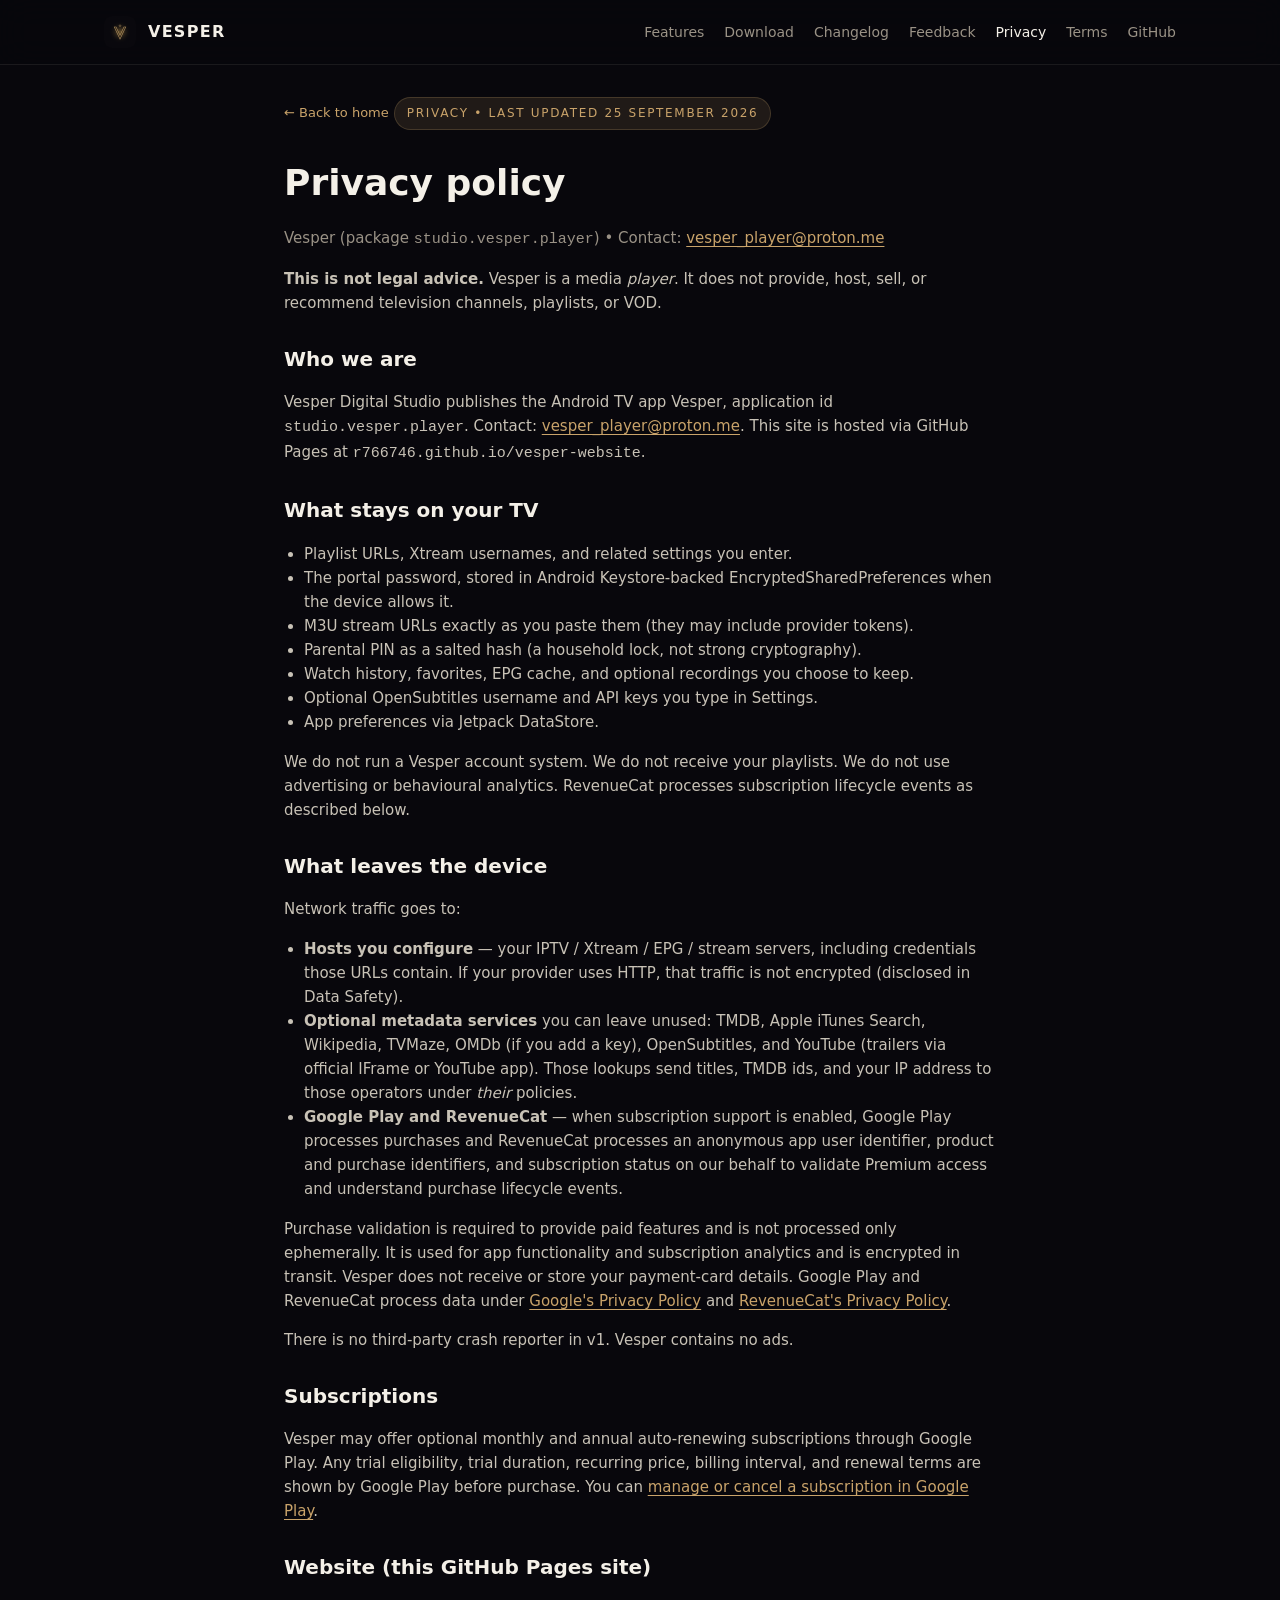
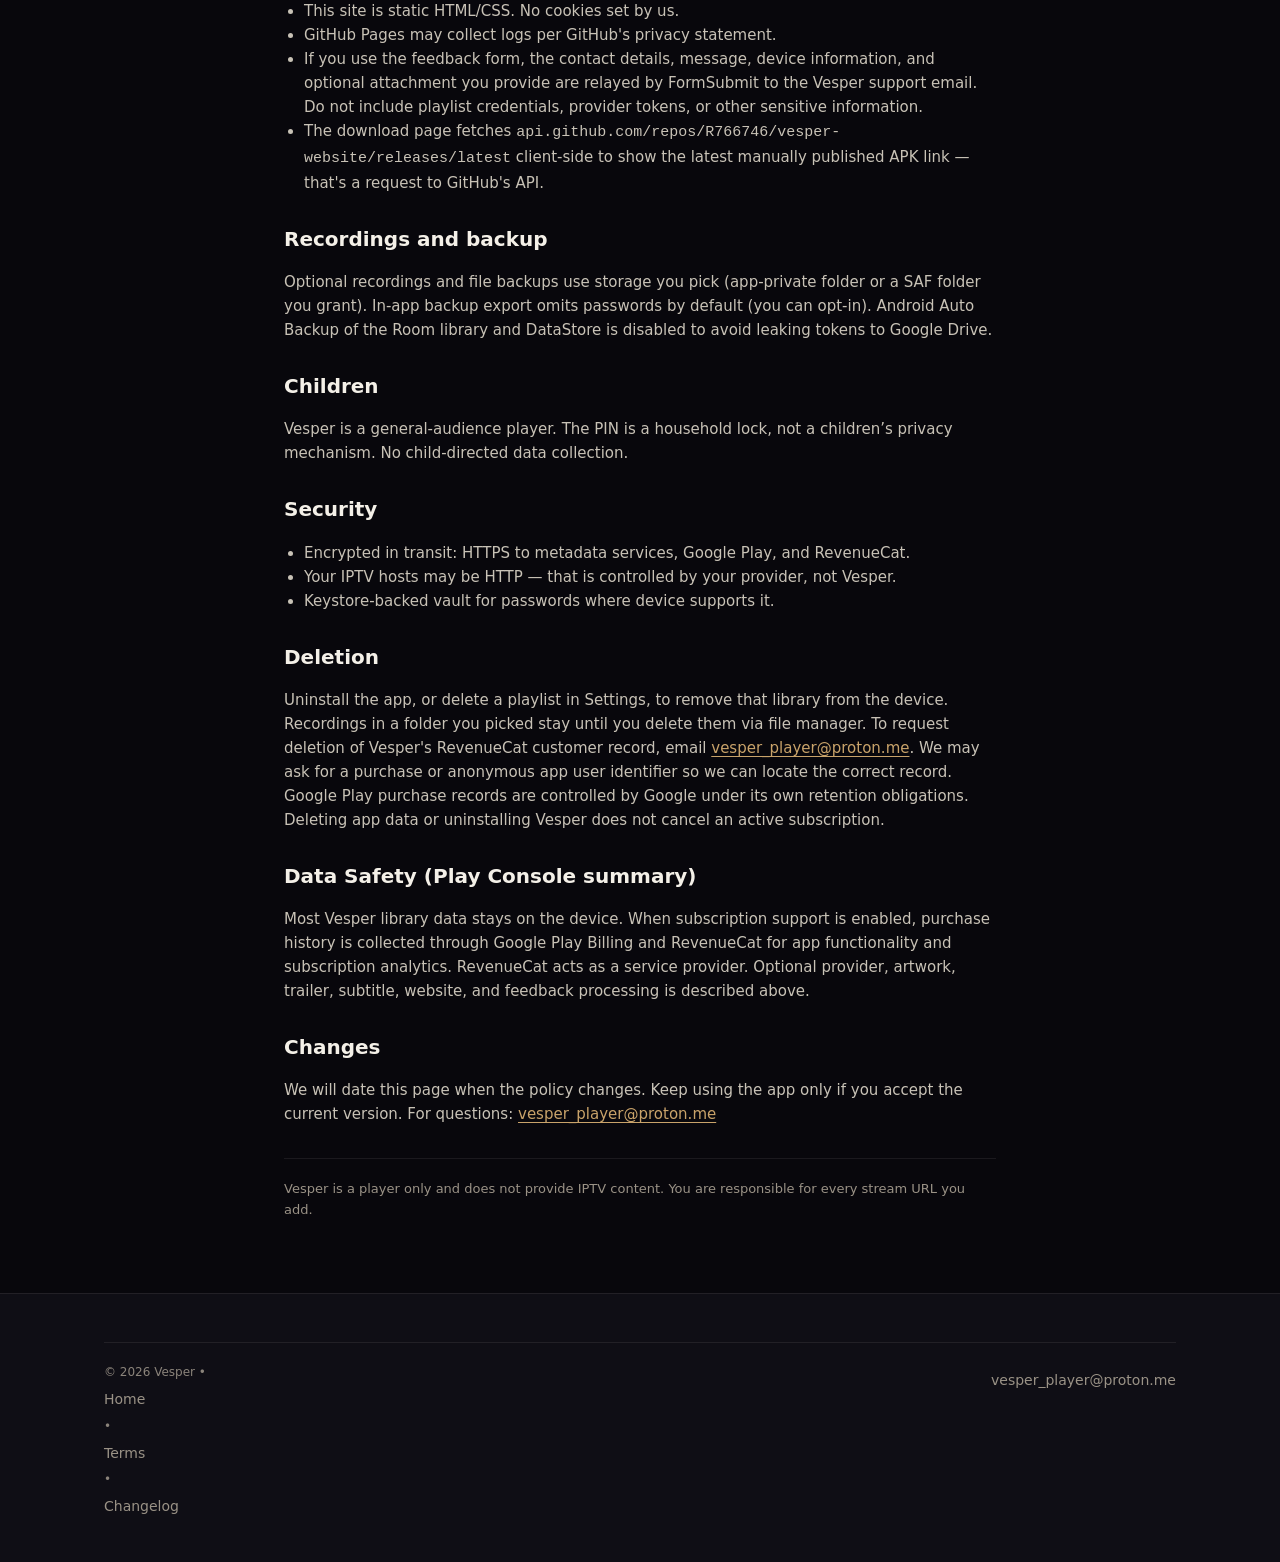
<file: privacy.html>
<!DOCTYPE html>
<html lang="en">
<head>
  <meta charset="utf-8"/>
  <meta name="viewport" content="width=device-width, initial-scale=1"/>
  <title>Vesper — Privacy policy</title>
  <meta name="description" content="Vesper IPTV Player privacy policy — on-device data, optional services, and subscription processing."/>
  <meta name="referrer" content="strict-origin-when-cross-origin"/>
  <meta http-equiv="Content-Security-Policy" content="default-src 'self'; img-src 'self' data:; script-src 'self'; style-src 'self'; connect-src 'self'; base-uri 'self'; form-action 'none'; upgrade-insecure-requests"/>
  <link rel="canonical" href="https://r766746.github.io/vesper-website/privacy.html"/>
  <link rel="icon" href="./assets/app_icon.png"/>
  <link rel="stylesheet" href="./assets/style.css"/>
</head>
<body>
<a href="#main-content" class="skip-link">Skip to main content</a>
<header class="header">
  <div class="container header-inner">
    <a class="brand" href="./" aria-label="Vesper home"><img src="./assets/app_icon.png" width="512" height="512" alt=""/> VESPER</a>
    <nav class="nav" id="nav" aria-label="Primary navigation">
      <a href="./#features">Features</a>
      <a href="./#download">Download</a>
      <a href="./changelog.html">Changelog</a>
      <a href="./feedback.html">Feedback</a>
      <a href="./privacy.html" class="current-link" aria-current="page">Privacy</a>
      <a href="./terms.html">Terms</a>
      <a href="https://github.com/R766746/vesper-website" target="_blank" rel="noopener noreferrer">GitHub</a>
    </nav>
    <button class="mobile-toggle" type="button" aria-label="Open navigation" aria-controls="nav" aria-expanded="false">Menu</button>
  </div>
</header>

<main id="main-content" class="prose">
  <a class="back small" href="./">← Back to home</a>
  <div class="kicker">Privacy • last updated 25 September 2026</div>
  <h1>Privacy policy</h1>
  <p class="muted">Vesper (package <code>studio.vesper.player</code>) • Contact: <a href="mailto:vesper_player@proton.me">vesper_player@proton.me</a></p>

  <p><strong>This is not legal advice.</strong> Vesper is a media <em>player</em>. It does not provide, host, sell, or recommend television channels, playlists, or VOD.</p>

  <h2>Who we are</h2>
  <p>Vesper Digital Studio publishes the Android TV app Vesper, application id <code>studio.vesper.player</code>. Contact: <a href="mailto:vesper_player@proton.me">vesper_player@proton.me</a>. This site is hosted via GitHub Pages at <code>r766746.github.io/vesper-website</code>.</p>

  <h2>What stays on your TV</h2>
  <ul>
    <li>Playlist URLs, Xtream usernames, and related settings you enter.</li>
    <li>The portal password, stored in Android Keystore-backed EncryptedSharedPreferences when the device allows it.</li>
    <li>M3U stream URLs exactly as you paste them (they may include provider tokens).</li>
    <li>Parental PIN as a salted hash (a household lock, not strong cryptography).</li>
    <li>Watch history, favorites, EPG cache, and optional recordings you choose to keep.</li>
    <li>Optional OpenSubtitles username and API keys you type in Settings.</li>
    <li>App preferences via Jetpack DataStore.</li>
  </ul>
  <p>We do not run a Vesper account system. We do not receive your playlists. We do not use advertising or behavioural analytics. RevenueCat processes subscription lifecycle events as described below.</p>

  <h2>What leaves the device</h2>
  <p>Network traffic goes to:</p>
  <ul>
    <li><strong>Hosts you configure</strong> — your IPTV / Xtream / EPG / stream servers, including credentials those URLs contain. If your provider uses HTTP, that traffic is not encrypted (disclosed in Data Safety).</li>
    <li><strong>Optional metadata services</strong> you can leave unused: TMDB, Apple iTunes Search, Wikipedia, TVMaze, OMDb (if you add a key), OpenSubtitles, and YouTube (trailers via official IFrame or YouTube app). Those lookups send titles, TMDB ids, and your IP address to those operators under <em>their</em> policies.</li>
    <li><strong>Google Play and RevenueCat</strong> — when subscription support is enabled, Google Play processes purchases and RevenueCat processes an anonymous app user identifier, product and purchase identifiers, and subscription status on our behalf to validate Premium access and understand purchase lifecycle events.</li>
  </ul>
  <p>Purchase validation is required to provide paid features and is not processed only ephemerally. It is used for app functionality and subscription analytics and is encrypted in transit. Vesper does not receive or store your payment-card details. Google Play and RevenueCat process data under <a href="https://policies.google.com/privacy">Google's Privacy Policy</a> and <a href="https://www.revenuecat.com/privacy/">RevenueCat's Privacy Policy</a>.</p>
  <p>There is no third-party crash reporter in v1. Vesper contains no ads.</p>

  <h2>Subscriptions</h2>
  <p>Vesper may offer optional monthly and annual auto-renewing subscriptions through Google Play. Any trial eligibility, trial duration, recurring price, billing interval, and renewal terms are shown by Google Play before purchase. You can <a href="https://play.google.com/store/account/subscriptions">manage or cancel a subscription in Google Play</a>.</p>

  <h2>Website (this GitHub Pages site)</h2>
  <ul>
    <li>This site is static HTML/CSS. No cookies set by us.</li>
    <li>GitHub Pages may collect logs per GitHub's privacy statement.</li>
    <li>If you use the feedback form, the contact details, message, device information, and optional attachment you provide are relayed by FormSubmit to the Vesper support email. Do not include playlist credentials, provider tokens, or other sensitive information.</li>
    <li>The download page fetches <code>api.github.com/repos/R766746/vesper-website/releases/latest</code> client-side to show the latest manually published APK link — that's a request to GitHub's API.</li>
  </ul>

  <h2>Recordings and backup</h2>
  <p>Optional recordings and file backups use storage you pick (app-private folder or a SAF folder you grant). In-app backup export omits passwords by default (you can opt-in). Android Auto Backup of the Room library and DataStore is disabled to avoid leaking tokens to Google Drive.</p>

  <h2>Children</h2>
  <p>Vesper is a general-audience player. The PIN is a household lock, not a children’s privacy mechanism. No child-directed data collection.</p>

  <h2>Security</h2>
  <ul>
    <li>Encrypted in transit: HTTPS to metadata services, Google Play, and RevenueCat.</li>
    <li>Your IPTV hosts may be HTTP — that is controlled by your provider, not Vesper.</li>
    <li>Keystore-backed vault for passwords where device supports it.</li>
  </ul>

  <h2>Deletion</h2>
  <p>Uninstall the app, or delete a playlist in Settings, to remove that library from the device. Recordings in a folder you picked stay until you delete them via file manager. To request deletion of Vesper's RevenueCat customer record, email <a href="mailto:vesper_player@proton.me">vesper_player@proton.me</a>. We may ask for a purchase or anonymous app user identifier so we can locate the correct record. Google Play purchase records are controlled by Google under its own retention obligations. Deleting app data or uninstalling Vesper does not cancel an active subscription.</p>

  <h2>Data Safety (Play Console summary)</h2>
  <p>Most Vesper library data stays on the device. When subscription support is enabled, purchase history is collected through Google Play Billing and RevenueCat for app functionality and subscription analytics. RevenueCat acts as a service provider. Optional provider, artwork, trailer, subtitle, website, and feedback processing is described above.</p>

  <h2>Changes</h2>
  <p>We will date this page when the policy changes. Keep using the app only if you accept the current version. For questions: <a href="mailto:vesper_player@proton.me">vesper_player@proton.me</a></p>

  <div class="legal-note small muted">
    Vesper is a player only and does not provide IPTV content. You are responsible for every stream URL you add.
  </div>
</main>

<footer class="footer">
  <div class="container">
    <div class="copy compact">
      <span>© 2026 Vesper • <a href="./">Home</a> • <a href="./terms.html">Terms</a> • <a href="./changelog.html">Changelog</a></span>
      <span><a href="mailto:vesper_player@proton.me">vesper_player@proton.me</a></span>
    </div>
  </div>
</footer>
<script src="./assets/site.js" defer></script>
</body>
</html>
</file>
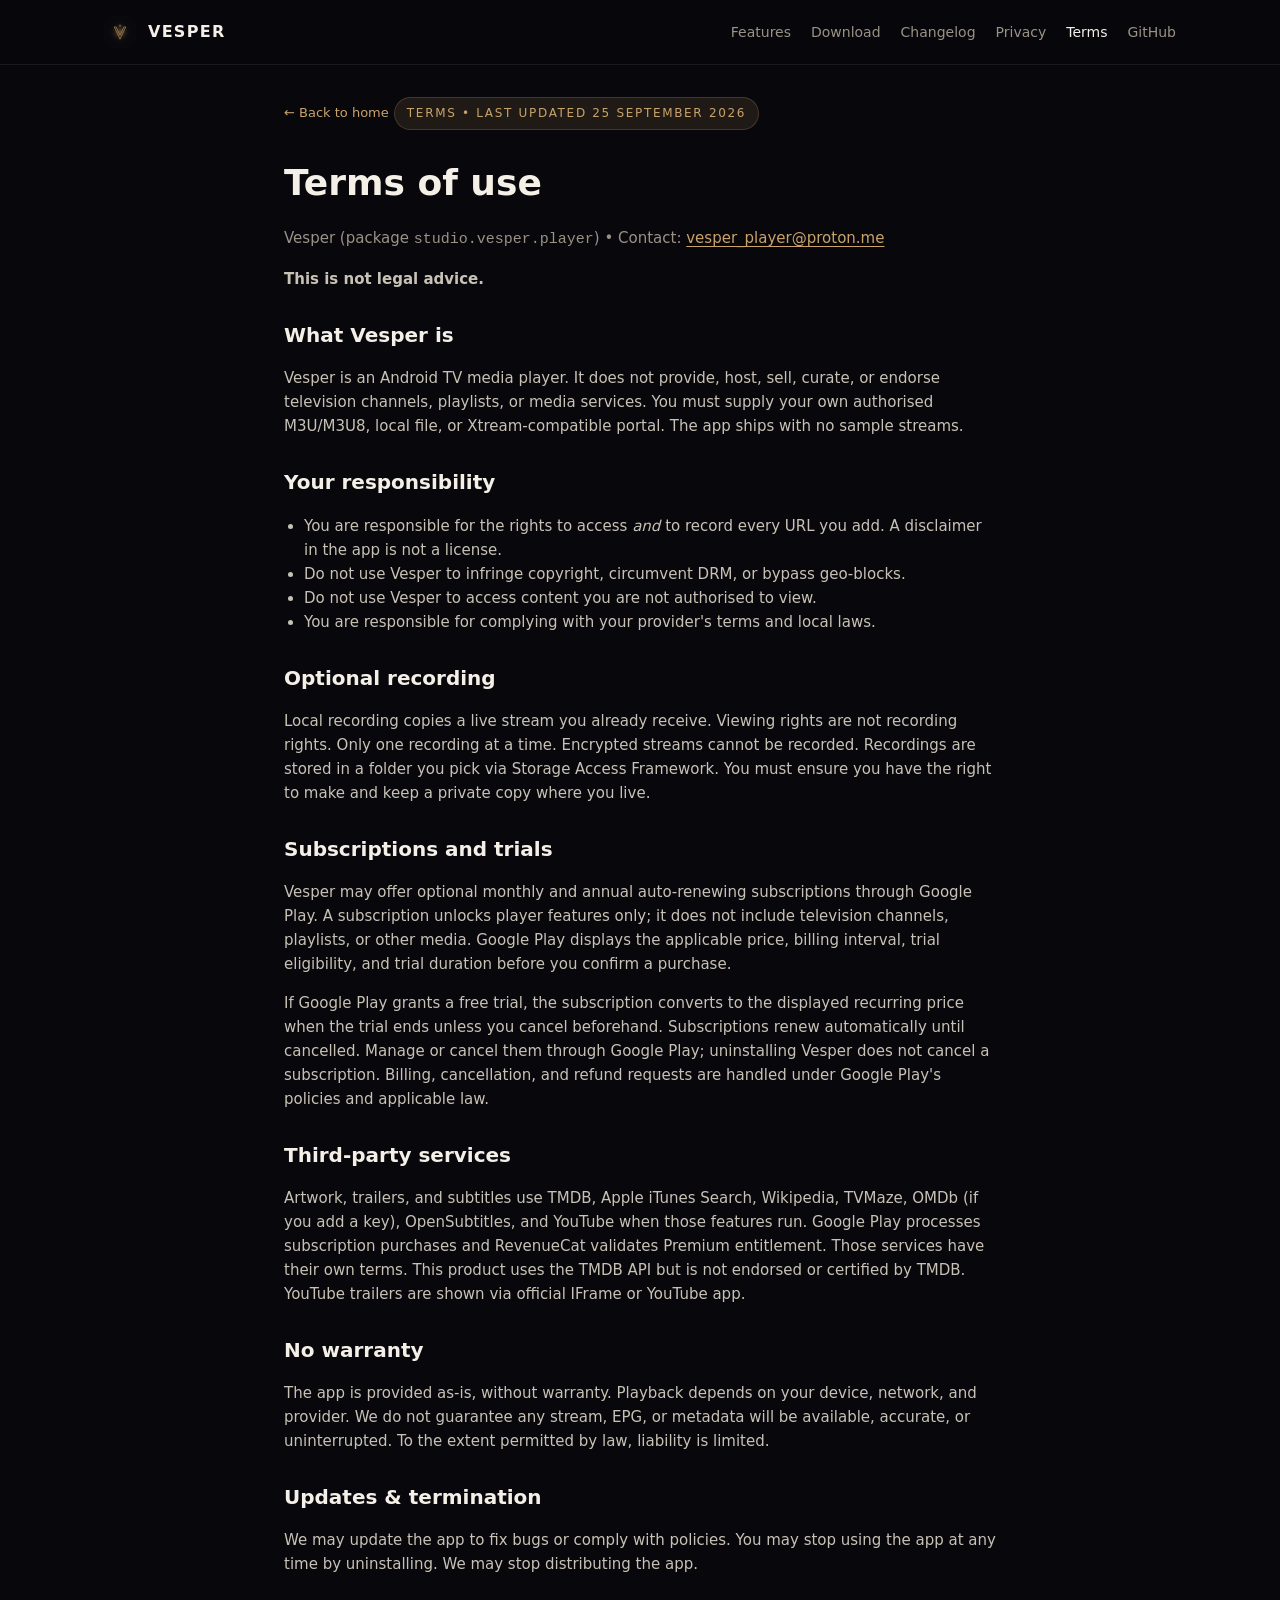
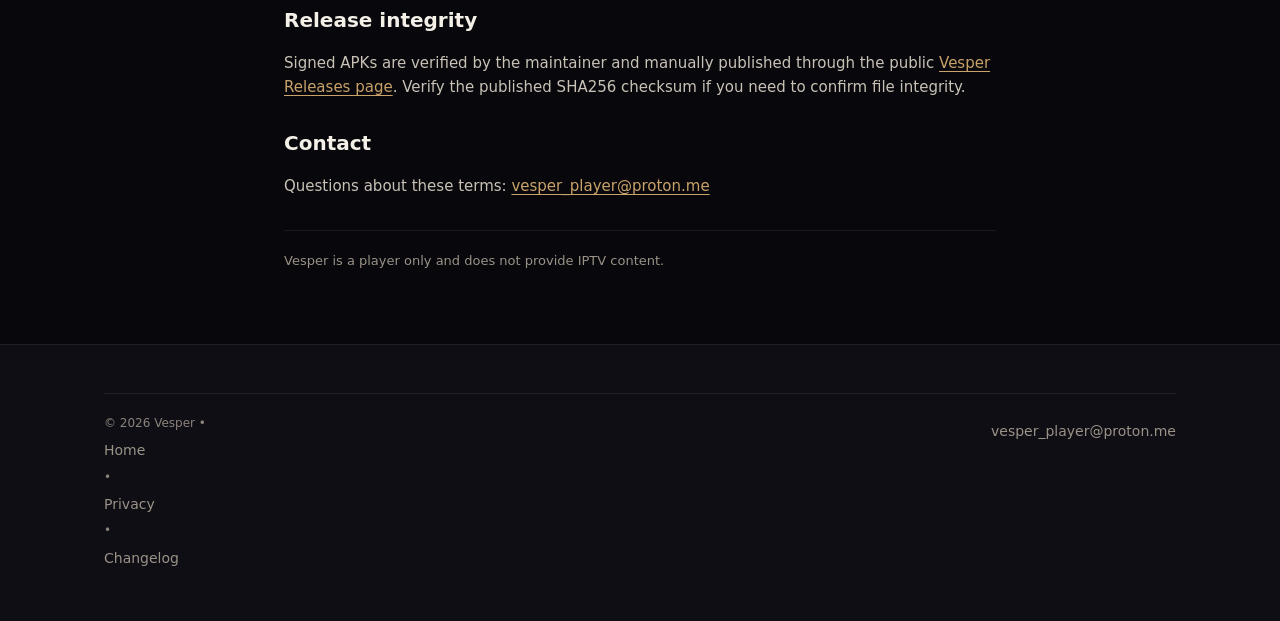
<file: terms.html>
<!DOCTYPE html>
<html lang="en">
<head>
  <meta charset="utf-8"/>
  <meta name="viewport" content="width=device-width, initial-scale=1"/>
  <title>Vesper — Terms of use</title>
  <meta name="description" content="Terms of use for the Vesper IPTV player for Android TV."/>
  <meta name="referrer" content="strict-origin-when-cross-origin"/>
  <meta http-equiv="Content-Security-Policy" content="default-src 'self'; img-src 'self' data:; script-src 'self'; style-src 'self'; connect-src 'self'; base-uri 'self'; form-action 'none'; upgrade-insecure-requests"/>
  <link rel="canonical" href="https://r766746.github.io/vesper-website/terms.html"/>
  <link rel="icon" href="./assets/app_icon.png"/>
  <link rel="stylesheet" href="./assets/style.css"/>
</head>
<body>
<a href="#main-content" class="skip-link">Skip to main content</a>
<header class="header">
  <div class="container header-inner">
    <a class="brand" href="./" aria-label="Vesper home"><img src="./assets/app_icon.png" width="512" height="512" alt=""/> VESPER</a>
    <nav class="nav" id="nav" aria-label="Primary navigation">
      <a href="./#features">Features</a>
      <a href="./#download">Download</a>
      <a href="./changelog.html">Changelog</a>
      <a href="./privacy.html">Privacy</a>
      <a href="./terms.html" class="current-link" aria-current="page">Terms</a>
      <a href="https://github.com/R766746/vesper-website" target="_blank" rel="noopener noreferrer">GitHub</a>
    </nav>
    <button class="mobile-toggle" type="button" aria-label="Open navigation" aria-controls="nav" aria-expanded="false">Menu</button>
  </div>
</header>

<main id="main-content" class="prose">
  <a class="back small" href="./">← Back to home</a>
  <div class="kicker">Terms • last updated 25 September 2026</div>
  <h1>Terms of use</h1>
  <p class="muted">Vesper (package <code>studio.vesper.player</code>) • Contact: <a href="mailto:vesper_player@proton.me">vesper_player@proton.me</a></p>
  <p><strong>This is not legal advice.</strong></p>

  <h2>What Vesper is</h2>
  <p>Vesper is an Android TV media player. It does not provide, host, sell, curate, or endorse television channels, playlists, or media services. You must supply your own authorised M3U/M3U8, local file, or Xtream-compatible portal. The app ships with no sample streams.</p>

  <h2>Your responsibility</h2>
  <ul>
    <li>You are responsible for the rights to access <em>and</em> to record every URL you add. A disclaimer in the app is not a license.</li>
    <li>Do not use Vesper to infringe copyright, circumvent DRM, or bypass geo-blocks.</li>
    <li>Do not use Vesper to access content you are not authorised to view.</li>
    <li>You are responsible for complying with your provider's terms and local laws.</li>
  </ul>

  <h2>Optional recording</h2>
  <p>Local recording copies a live stream you already receive. Viewing rights are not recording rights. Only one recording at a time. Encrypted streams cannot be recorded. Recordings are stored in a folder you pick via Storage Access Framework. You must ensure you have the right to make and keep a private copy where you live.</p>

  <h2>Subscriptions and trials</h2>
  <p>Vesper may offer optional monthly and annual auto-renewing subscriptions through Google Play. A subscription unlocks player features only; it does not include television channels, playlists, or other media. Google Play displays the applicable price, billing interval, trial eligibility, and trial duration before you confirm a purchase.</p>
  <p>If Google Play grants a free trial, the subscription converts to the displayed recurring price when the trial ends unless you cancel beforehand. Subscriptions renew automatically until cancelled. Manage or cancel them through Google Play; uninstalling Vesper does not cancel a subscription. Billing, cancellation, and refund requests are handled under Google Play's policies and applicable law.</p>

  <h2>Third-party services</h2>
  <p>Artwork, trailers, and subtitles use TMDB, Apple iTunes Search, Wikipedia, TVMaze, OMDb (if you add a key), OpenSubtitles, and YouTube when those features run. Google Play processes subscription purchases and RevenueCat validates Premium entitlement. Those services have their own terms. This product uses the TMDB API but is not endorsed or certified by TMDB. YouTube trailers are shown via official IFrame or YouTube app.</p>

  <h2>No warranty</h2>
  <p>The app is provided as-is, without warranty. Playback depends on your device, network, and provider. We do not guarantee any stream, EPG, or metadata will be available, accurate, or uninterrupted. To the extent permitted by law, liability is limited.</p>

  <h2>Updates &amp; termination</h2>
  <p>We may update the app to fix bugs or comply with policies. You may stop using the app at any time by uninstalling. We may stop distributing the app.</p>

  <h2>Release integrity</h2>
  <p>Signed APKs are verified by the maintainer and manually published through the public <a href="https://github.com/R766746/vesper-website/releases">Vesper Releases page</a>. Verify the published SHA256 checksum if you need to confirm file integrity.</p>

  <h2>Contact</h2>
  <p>Questions about these terms: <a href="mailto:vesper_player@proton.me">vesper_player@proton.me</a></p>

  <div class="legal-note small muted">
    Vesper is a player only and does not provide IPTV content.
  </div>
</main>

<footer class="footer">
  <div class="container">
    <div class="copy compact">
      <span>© 2026 Vesper • <a href="./">Home</a> • <a href="./privacy.html">Privacy</a> • <a href="./changelog.html">Changelog</a></span>
      <span><a href="mailto:vesper_player@proton.me">vesper_player@proton.me</a></span>
    </div>
  </div>
</footer>
<script src="./assets/site.js" defer></script>
</body>
</html>
</file>
<file: assets/style.css>
:root{
  --bg:#08070C;
  --bg-2:#0F0E15;
  --bg-3:#17151F;
  --card:#1A1823;
  --card-2:#221F2F;
  --text:#F4F0E8;
  --muted:#9A9286;
  --muted-2:#8B847B;
  --gold:#C9A36A;
  --gold-2:#E8C99A;
  --gold-soft:rgba(201,163,106,0.12);
  --gold-border:rgba(201,163,106,0.22);
  --border:rgba(244,240,232,0.08);
  --radius:20px;
  --radius-sm:12px;
  --shadow:0 20px 60px rgba(0,0,0,0.5);
  --max:1120px;
}
*{box-sizing:border-box}
html{scroll-behavior:smooth}
body{
  margin:0;
  font-family:ui-sans-serif, system-ui, -apple-system, "Segoe UI", Roboto, Helvetica, Arial, sans-serif;
  background:var(--bg);
  color:var(--text);
  line-height:1.6;
  -webkit-font-smoothing:antialiased;
  overflow-x:hidden;
}
a{color:var(--gold); text-decoration:none}
a:hover{color:var(--gold-2)}
img{max-width:100%; height:auto; display:block}
.container{max-width:var(--max); margin:0 auto; padding:0 24px}
.muted{color:var(--muted)}
.small{font-size:13px}
.kicker{
  display:inline-flex; align-items:center; gap:8px;
  font-size:12px; letter-spacing:0.14em; text-transform:uppercase;
  color:var(--gold); background:var(--gold-soft);
  border:1px solid var(--gold-border);
  padding:6px 12px; border-radius:999px;
}
.btn{
  display:inline-flex; align-items:center; justify-content:center; gap:10px;
  padding:14px 22px; border-radius:999px; font-weight:600; font-size:15px;
  border:1px solid transparent; cursor:pointer; transition:.2s;
  text-decoration:none; white-space:nowrap;
}
.btn-primary{
  background:var(--gold); color:#121017; border-color:var(--gold);
  box-shadow:0 8px 24px rgba(201,163,106,0.25);
}
.btn.is-disabled{
  opacity:.55;
  pointer-events:none;
  box-shadow:none;
  cursor:not-allowed;
}

/* Skip link for accessibility */
.skip-link {
  position: absolute;
  left: -999px;
  top: auto;
  background: var(--bg);
  color: var(--text);
  padding: 8px 12px;
  z-index: 1000;
  border: 1px solid var(--border);
  border-radius: 4px;
}
.skip-link:focus {
  left: 16px;
}

.btn:focus-visible,
a:focus-visible,
button:focus-visible {
  outline: 2px solid var(--gold);
  outline-offset: 2px;
}

.btn-ghost{
  background:transparent; color:var(--text); border-color:var(--border);
}
.btn-ghost:hover{border-color:var(--gold-border); background:var(--gold-soft)}
.btn-lg{padding:16px 28px; font-size:16px}

/* header */
.header{
  position:sticky; top:0; z-index:50;
  backdrop-filter: blur(16px);
  background:rgba(8,7,12,0.72);
  border-bottom:1px solid var(--border);
}
.header-inner{
  display:flex; align-items:center; justify-content:space-between;
  height:64px;
}
.brand{display:flex; align-items:center; gap:12px; font-weight:800; letter-spacing:0.08em; color:var(--text)}
.brand img{width:32px; height:32px; border-radius:8px}
.nav{display:flex; gap:20px; align-items:center}
.nav a{color:var(--muted); font-size:14px; font-weight:500}
.nav a:hover{color:var(--text)}
.nav .btn{padding:8px 16px; font-size:13px}
.nav .nav-cta{color:#121017}
.mobile-toggle{display:none; background:none; border:1px solid var(--border); color:var(--text); padding:8px 12px; border-radius:10px}

/* hero */
.hero{
  padding:72px 0 48px;
  position:relative; overflow:hidden;
}
.hero::before{
  content:""; position:absolute; inset:-20% -10% auto -10%; height:70%;
  background: radial-gradient(60% 60% at 30% 20%, rgba(201,163,106,0.18), transparent 60%),
              radial-gradient(50% 50% at 80% 30%, rgba(120,90,255,0.12), transparent 60%);
  pointer-events:none;
}
.hero-grid{
  display:grid; grid-template-columns:1.1fr 0.9fr; gap:48px; align-items:center;
  position:relative;
}
.hero h1{
  font-size:56px; line-height:0.95; letter-spacing:-0.03em; margin:16px 0 16px;
  font-weight:900;
}
.hero h1 span{display:block; color:var(--gold); font-weight:800; font-size:42px; margin-top:6px; letter-spacing:0.02em}
.hero p.lead{font-size:18px; color:var(--muted); max-width:560px; margin:0 0 24px}
.hero-actions{display:flex; gap:12px; flex-wrap:wrap; margin:28px 0 20px}
.hero-meta{display:flex; gap:20px; flex-wrap:wrap; margin-top:18px; font-size:13px; color:var(--muted)}
.hero-meta strong{color:var(--text)}
.hero-note{margin:18px 0 0; color:var(--muted); font-size:13px; max-width:600px}
.hero-note strong{color:var(--gold)}
.hero-visual{
  position:relative; border-radius:24px; overflow:hidden;
  background:linear-gradient(180deg, var(--card), var(--bg-2));
  border:1px solid var(--border); box-shadow:var(--shadow);
  aspect-ratio:16/9;
}
.hero-visual img{width:100%; height:100%; object-fit:cover}
.hero-visual::after{
  content:""; position:absolute; inset:0;
  background:linear-gradient(180deg, transparent 50%, rgba(8,7,12,0.85));
}
.badge-live{
  position:absolute; top:16px; left:16px; z-index:2;
  background:rgba(0,0,0,0.6); border:1px solid var(--border); backdrop-filter:blur(8px);
  color:var(--text); padding:6px 10px; border-radius:999px; font-size:11px; letter-spacing:0.08em; text-transform:uppercase;
}

/* trust */
.trust{
  border-top:1px solid var(--border); border-bottom:1px solid var(--border);
  background:var(--bg-2); padding:14px 0;
}
.trust-inner{display:flex; gap:28px; flex-wrap:wrap; justify-content:center; align-items:center; font-size:13px; color:var(--muted)}
.trust-inner strong{color:var(--gold)}

/* sections */
.section{padding:72px 0}
.section-alt{background:var(--bg-2); border-top:1px solid var(--border); border-bottom:1px solid var(--border)}
.section h2{font-size:36px; line-height:1.1; margin:0 0 12px; letter-spacing:-0.02em}
.section .sub{color:var(--muted); max-width:640px; margin:0 0 36px; font-size:16px}
.grid-3{display:grid; grid-template-columns:repeat(3,1fr); gap:18px}
.grid-2{display:grid; grid-template-columns:repeat(2,1fr); gap:18px}
.card{
  background:var(--card); border:1px solid var(--border); border-radius:var(--radius);
  padding:22px; transition:.2s;
}
.card:hover{border-color:var(--gold-border); transform:translateY(-2px); background:var(--card-2)}
.card h3{margin:0 0 8px; font-size:17px}
.card p{margin:0; color:var(--muted); font-size:14px; line-height:1.5}
.card .icon{
  width:40px; height:40px; border-radius:12px; display:grid; place-items:center;
  background:var(--gold-soft); border:1px solid var(--gold-border); color:var(--gold); margin-bottom:14px; font-size:18px
}

/* screenshots */
.screens{display:grid; grid-template-columns:repeat(2,1fr); gap:20px}
.screen{
  border-radius:20px; overflow:hidden; border:1px solid var(--border); background:var(--card);
  position:relative; margin:0;
}
.screen img{width:100%; aspect-ratio:16/9; object-fit:cover}
.screen .cap{padding:14px 16px; display:flex; justify-content:space-between; align-items:center}
.screen .cap b{font-size:14px}
.screen .cap span{font-size:12px; color:var(--muted)}

/* download */
.download-box{
  display:grid; grid-template-columns:1.2fr 0.8fr; gap:28px; align-items:center;
  background:linear-gradient(135deg, var(--card), var(--bg-3));
  border:1px solid var(--border); border-radius:28px; padding:28px; box-shadow:var(--shadow);
}
.download-box h3{font-size:26px; margin:0 0 10px}
.dl-meta{display:flex; gap:16px; flex-wrap:wrap; margin:16px 0; font-size:13px; color:var(--muted)}
.dl-actions{display:flex; gap:12px; flex-wrap:wrap; margin-top:18px}
.code-box{
  background:var(--bg); border:1px dashed var(--gold-border); border-radius:14px; padding:16px;
  font-family:ui-monospace, SFMono-Regular, Menlo, monospace; font-size:13px;
}
.code-box b{color:var(--gold)}
.download-details{margin-top:18px}
.detail-row{margin-top:8px}
.release-status{margin-top:16px}
.install-box{background:var(--card)}
.edition-guide{margin:10px 0 14px; font-size:13px; line-height:1.6}
.edition-row{margin-bottom:8px}
.install-steps{margin:10px 0 0 18px; padding:0; line-height:1.7}
.install-note{margin-top:14px}

/* faq */
.faq{display:grid; gap:12px; max-width:760px}
.faq-item{
  background:var(--card); border:1px solid var(--border); border-radius:16px; padding:18px 20px;
}
.faq-item h3{margin:0 0 6px; font-size:15px}
.faq-item p{margin:0; color:var(--muted); font-size:14px}

/* footer */
.footer{padding:48px 0; border-top:1px solid var(--border); background:var(--bg-2)}
.footer-grid{display:grid; grid-template-columns:1.5fr 1fr 1fr 1fr; gap:28px}
.footer h4{margin:0 0 12px; font-size:13px; letter-spacing:0.08em; text-transform:uppercase; color:var(--muted)}
.footer a{color:var(--muted); font-size:14px; display:block; margin:6px 0}
.footer a:hover{color:var(--text)}
.footer .brand{margin-bottom:12px}
.copy{margin-top:36px; padding-top:20px; border-top:1px solid var(--border); display:flex; justify-content:space-between; flex-wrap:wrap; gap:12px; font-size:12px; color:var(--muted-2)}
.footer-contact{margin-top:12px}

/* legal and supporting pages */
.prose{max-width:760px; margin:0 auto; padding:32px 24px 72px}
.prose h1{font-size:36px; margin:12px 0 8px}
.prose h2{font-size:20px; margin:28px 0 10px}
.prose p, .prose li{color:#C8C2B6; font-size:15px}
.prose p a, .prose li a{text-decoration:underline; text-underline-offset:3px}
.prose ul{padding-left:20px}
.prose .muted{color:var(--muted)}
.back{display:inline-flex; gap:8px; align-items:center; margin-bottom:18px}
.current-link{color:var(--text) !important}
.legal-note{margin-top:32px; padding-top:20px; border-top:1px solid var(--border)}
.copy.compact{margin-top:0}
.changelog-intro{margin-top:28px}
.release-integrity{margin-top:32px}
.release-integrity-copy{margin-top:10px}
.error-page{padding:80px 24px; text-align:center}
.error-page h1{font-size:48px}
.error-actions{margin-top:24px}

/* feedback */
.feedback-page{max-width:860px}
.feedback-intro{max-width:680px}
.feedback-form{
  display:grid; gap:20px; margin-top:28px; padding:28px;
  background:linear-gradient(135deg, var(--card), var(--bg-3));
  border:1px solid var(--border); border-radius:var(--radius); box-shadow:var(--shadow);
}
.feedback-grid{display:grid; grid-template-columns:1fr 1fr; gap:18px}
.form-field{display:grid; gap:7px}
.form-field label{font-weight:700; font-size:14px}
.form-field input,.form-field select,.form-field textarea{
  width:100%; border:1px solid var(--border); border-radius:12px;
  background:var(--bg); color:var(--text); padding:12px 14px; font:inherit;
}
.form-field textarea{min-height:170px; resize:vertical}
.form-field input:focus,.form-field select:focus,.form-field textarea:focus{
  outline:2px solid var(--gold); outline-offset:2px; border-color:var(--gold);
}
.form-help{color:var(--muted); font-size:13px; margin:0}
.feedback-actions{display:flex; align-items:center; gap:18px; flex-wrap:wrap}
.feedback-actions .btn{font:inherit}
.honeypot{position:absolute !important; left:-10000px !important; width:1px !important; height:1px !important; overflow:hidden !important}

/* changelog */
.changelog{max-width:760px}
.changelog-entry{border-left:2px solid var(--border); padding:0 0 28px 20px; position:relative; margin-left:8px}
.changelog-entry::before{content:""; width:10px; height:10px; background:var(--gold); border-radius:50%; position:absolute; left:-6px; top:6px; box-shadow:0 0 0 4px var(--gold-soft)}
.changelog-entry h3{margin:0 0 6px; font-size:18px}
.changelog-entry .date{font-size:12px; color:var(--muted); margin-bottom:10px}
.changelog-entry ul{margin:8px 0 0 18px; color:var(--muted); font-size:14px}

/* responsive */
@media(max-width:900px){
  .hero-grid{grid-template-columns:1fr; gap:28px}
  .hero h1{font-size:42px} .hero h1 span{font-size:32px}
  .grid-3{grid-template-columns:1fr 1fr}
  .screens{grid-template-columns:1fr}
  .download-box{grid-template-columns:1fr}
  .footer-grid{grid-template-columns:1fr 1fr}
  .nav{display:none}
  .nav.open{display:flex; position:absolute; top:64px; left:0; right:0; max-height:calc(100vh - 64px); overflow:auto; background:var(--bg-2); border-bottom:1px solid var(--border); padding:16px 24px 24px; flex-direction:column; align-items:flex-start; box-shadow:var(--shadow)}
  .mobile-toggle{display:inline-flex}
  .mobile-toggle[aria-expanded="true"]{border-color:var(--gold-border); background:var(--gold-soft)}
}
@media(max-width:560px){
  .grid-3, .grid-2, .feedback-grid{grid-template-columns:1fr}
  .footer-grid{grid-template-columns:1fr}
  .hero{padding:40px 0 28px}
}

@media(prefers-reduced-motion:reduce){
  html{scroll-behavior:auto}
  *, *::before, *::after{transition-duration:.01ms !important; animation-duration:.01ms !important; animation-iteration-count:1 !important}
  .card:hover{transform:none}
}
</file>
